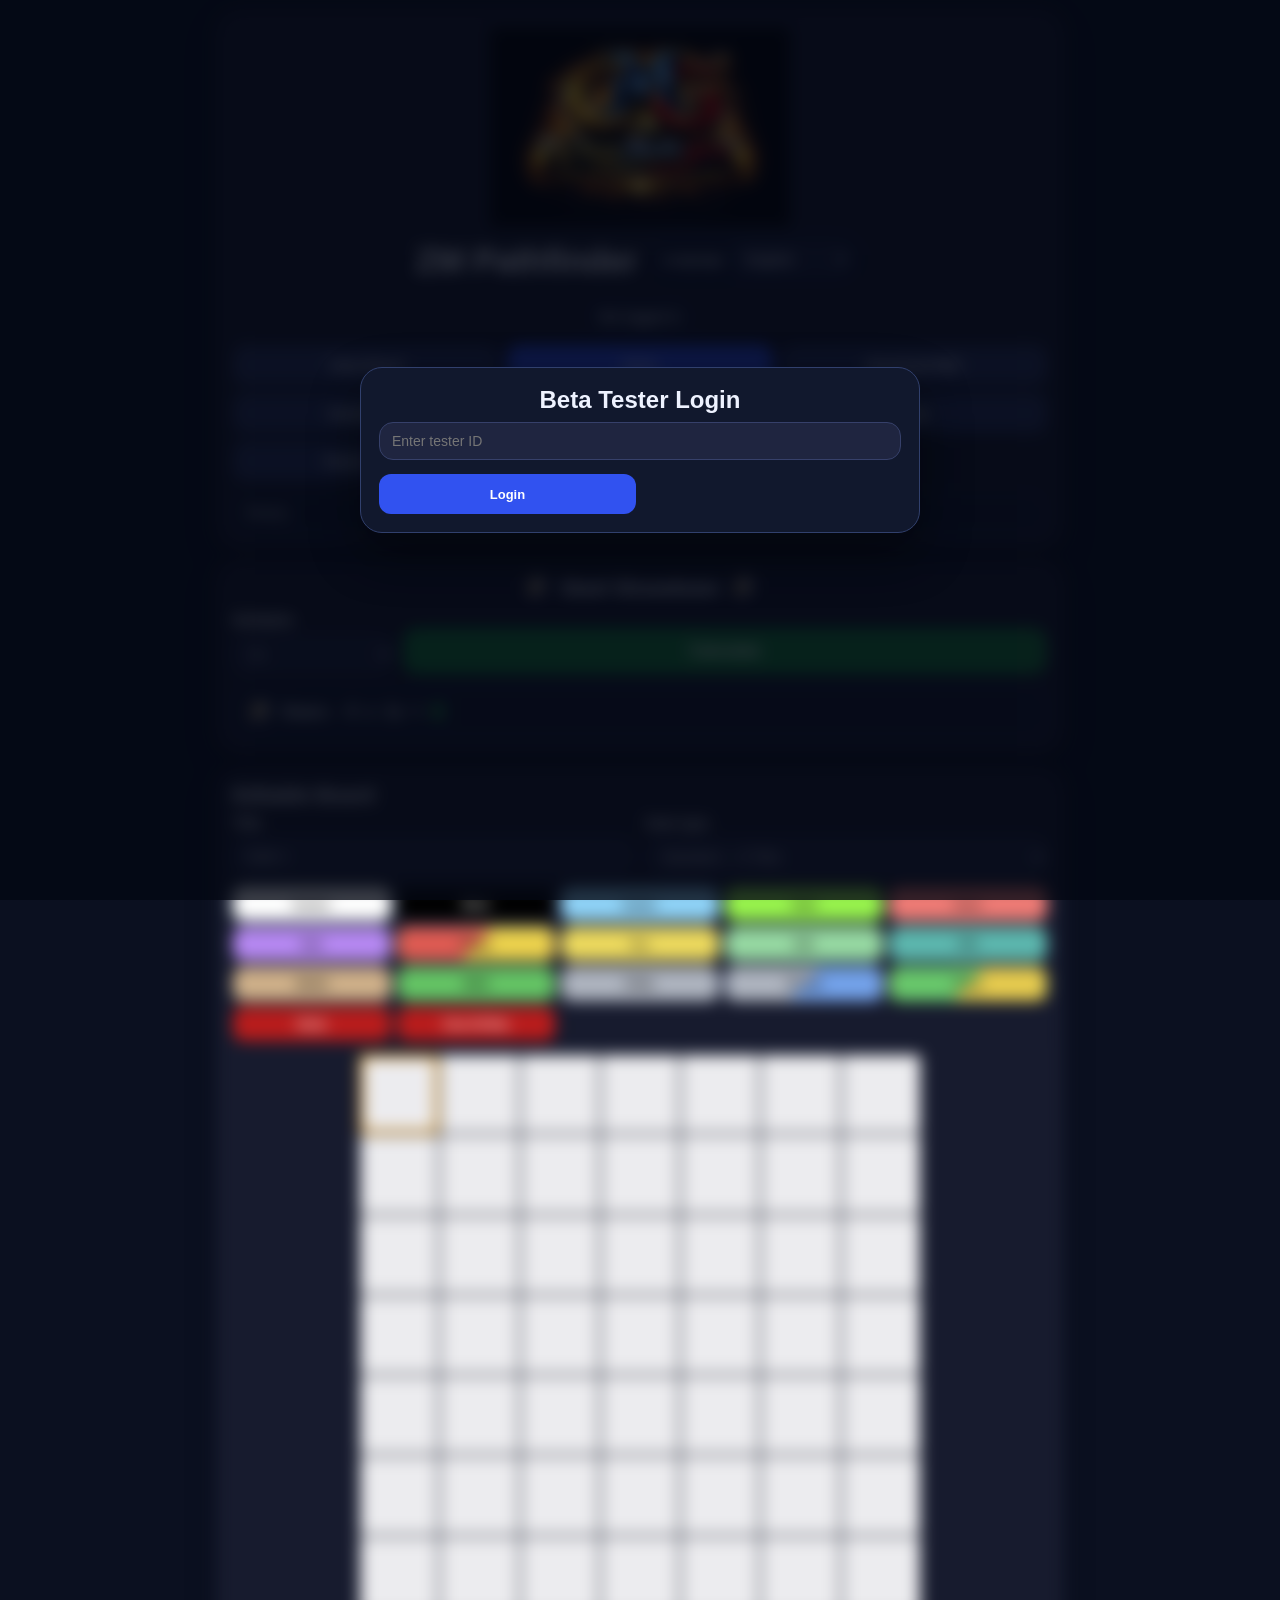
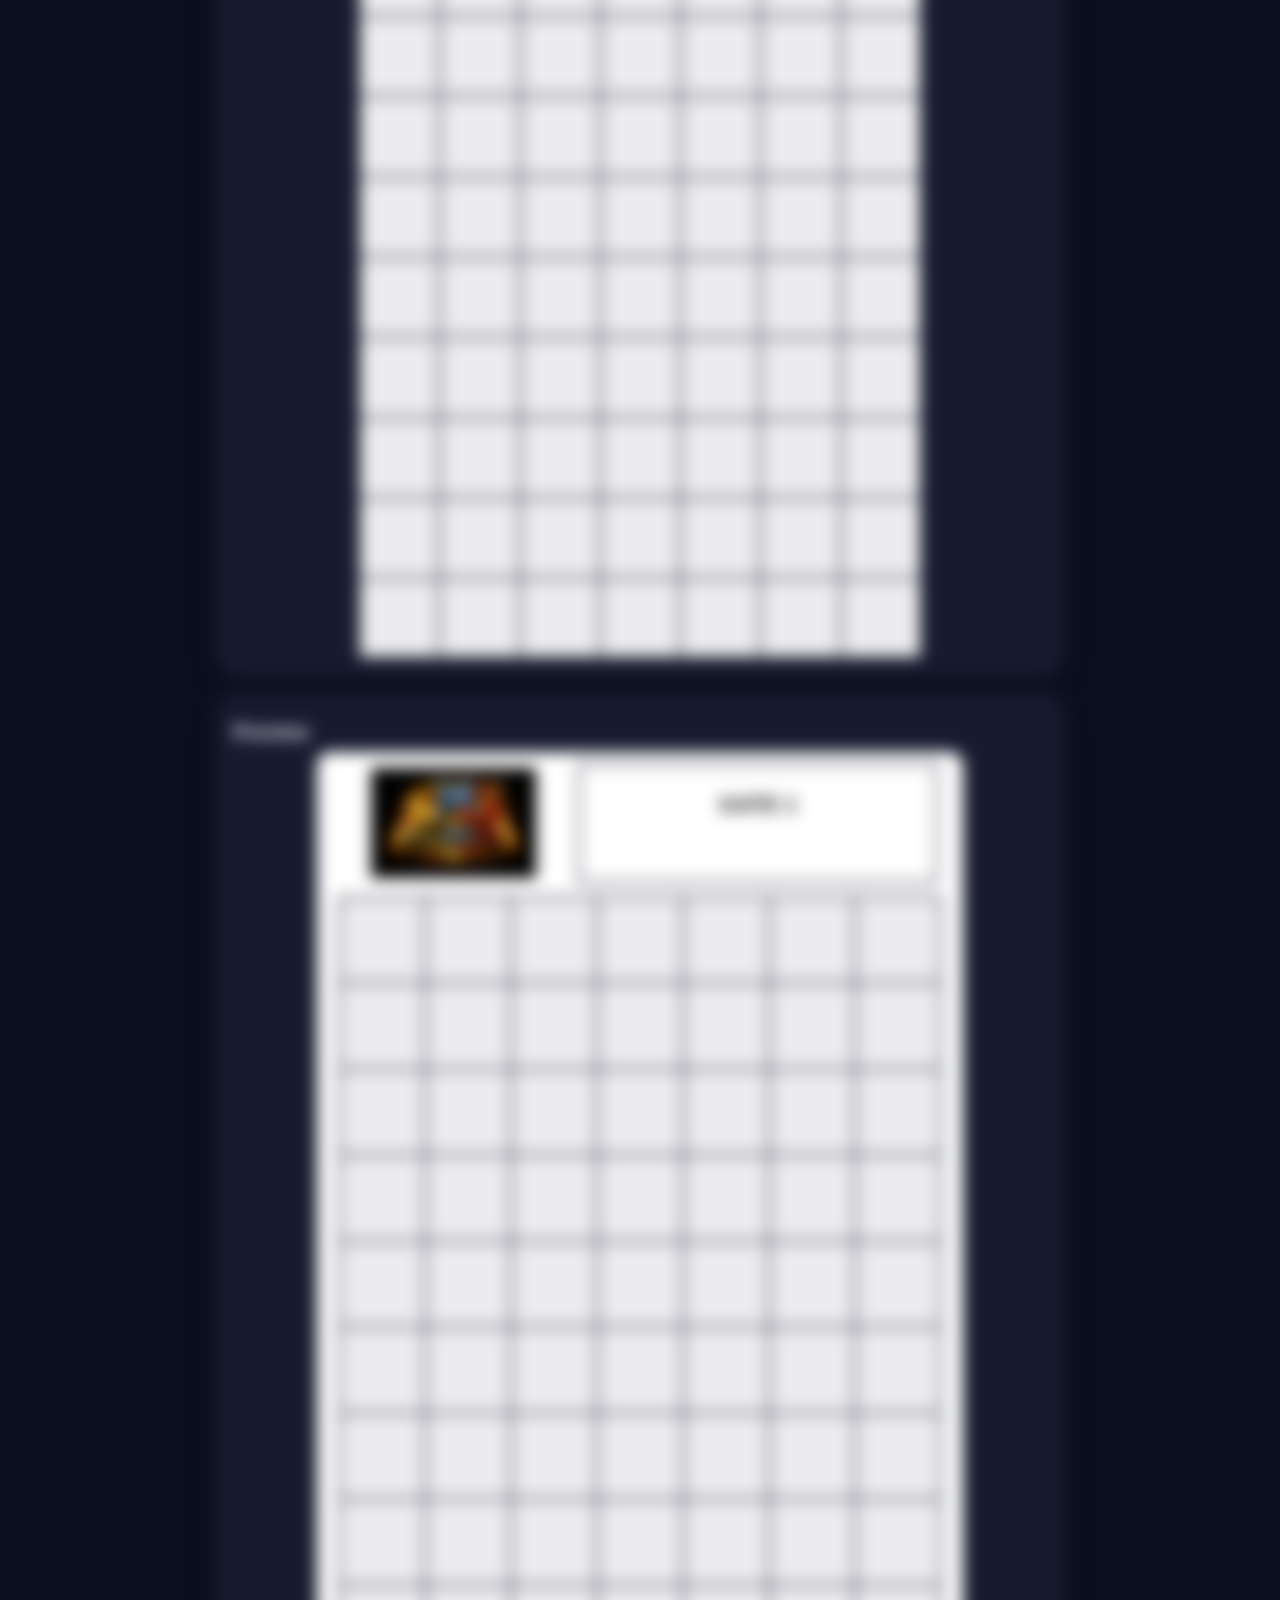
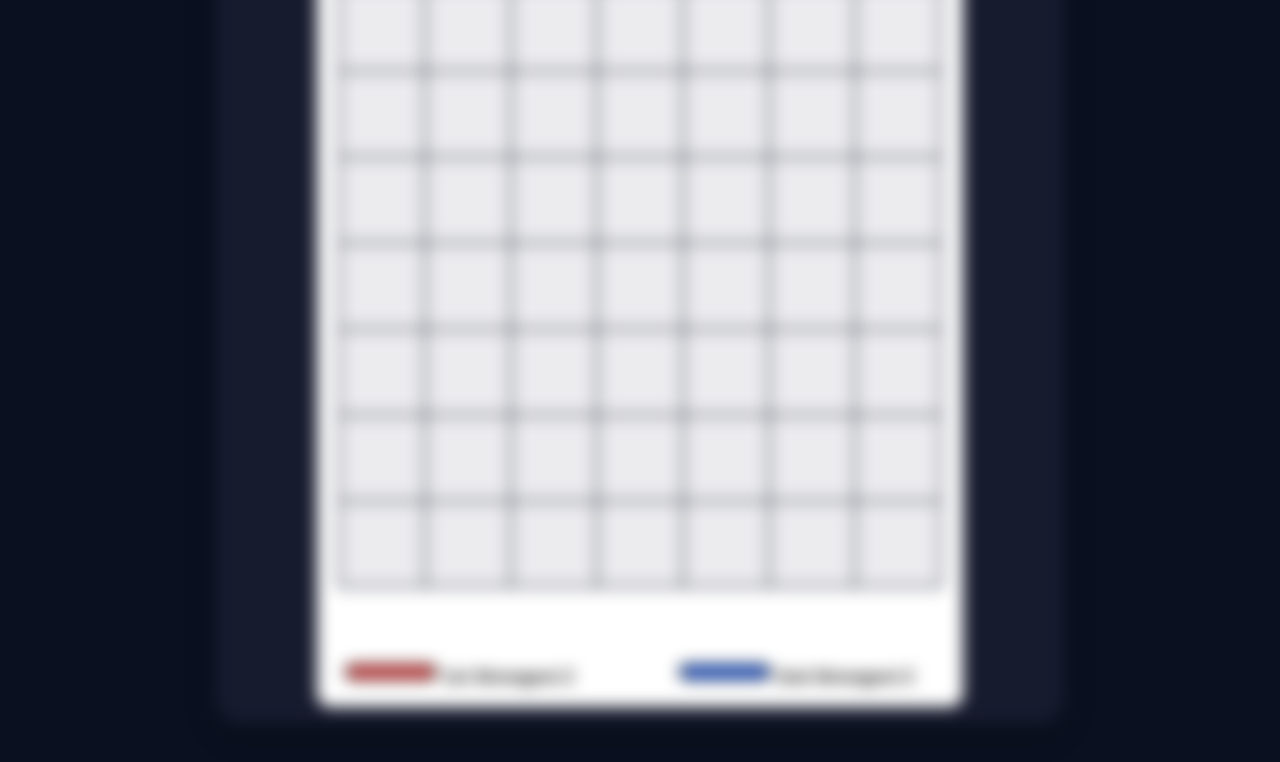
<file: index.html>
<!DOCTYPE html>
<html lang="en">
<head>
  <meta charset="UTF-8" />
  <meta name="viewport" content="width=device-width, initial-scale=1.0" />
  <title>ZM Pathfinder</title>
  <link rel="stylesheet" href="styles.css?v=112" />

  <script src="translations.js?v=5402"></script>
  <script src="help.js?v=111"></script>
  <script src="map-library.js?v=333"></script>
  <script src="map-data.js?v=5555"></script>
  <script src="map-validator.js?v=111"></script>
  <script src="objects.js?v=4444"></script>
  <script src="tile-meta.js?v=5555"></script>
  <script src="shaft-data.js?v=5555"></script>
  <script src="solver.js?v=3443"></script>
  <script src="auth.js?v=444" defer></script>
  <script src="timing-tables.js?v=111"></script>

  <script src="app-main.js?v=7777" defer></script>
  <script src="app-board.js?v=1111" defer></script>
  <script src="app-solver.js?v=9999" defer></script>
</head>
<body>
  <div id="appShell" class="app-shell locked">
    <div class="page">
      <div class="card">
        <div class="hero">
          <img src="file_00000000e35071fda5e92d9996ac3621.png" class="logo" alt="ZM Pathfinder Logo">

          <div class="hero-title-wrap">
            <h1 id="appTitle">ZM Pathfinder</h1>

            <div class="language-picker">
              <label for="languageSelect" id="languageLabel">Language</label>
              <select id="languageSelect" onchange="changeLanguage(this.value)">
                <option value="en">English</option>
                <option value="ru">Русский</option>
                <option value="de">Deutsch</option>
                <option value="es">Español</option>
              </select>
            </div>
          </div>

          <div class="top-meta">
            <div id="loggedInBadge" class="user-badge">Not logged in</div>
            <button id="addTesterBtn" class="btn-success hidden" onclick="openAddTesterModal()">Add Beta Tester</button>
            <button id="logoutBtn" class="btn-danger hidden" onclick="logoutTester()">Logout</button>
          </div>
        </div>

        <div id="mapLoaderSection" class="hidden">
          <div class="section-title" id="mapLoaderTitle">Map Loader</div>

          <div class="map-loader-grid compact-loader">
            <div class="loader-row">
              <div class="field" id="eventTypeField">
                <label for="eventTypeSelect" id="eventTypeLabel">Event Type</label>
                <select id="eventTypeSelect" onchange="handleEventTypeChange()">
                  <option value="">Select Event Type</option>
                </select>
              </div>

              <div class="field hidden" id="eventNameField">
                <label for="eventNameSelect" id="eventNameLabel">Event Name</label>
                <select id="eventNameSelect" onchange="handleEventNameChange()">
                  <option value="">Select Event Name</option>
                </select>
              </div>
            </div>

            <div class="field hidden" id="eventMineField">
              <label for="eventMineSelect" id="eventMineLabel">Event Mine</label>
              <select id="eventMineSelect" onchange="handleEventMineChange()">
                <option value="">Select Event Mine</option>
              </select>
            </div>

            <div class="loader-row">
              <div class="field hidden" id="eventChamberField">
                <label for="eventChamberSelect" id="eventChamberLabel">Event Chamber</label>
                <select id="eventChamberSelect" onchange="handleEventChamberChange()">
                  <option value="">Select Event Chamber</option>
                </select>
              </div>

              <button id="loadMapBtn" class="btn-action hidden" onclick="loadSelectedMap()">Load Map</button>
            </div>
          </div>
        </div>

        <div class="btn-grid">
          <button id="clearBoardBtn" class="btn-action" onclick="clearBoard()">Clear Board</button>
          <button id="solveBtn" class="btn-solve" onclick="solveBoard()">Solve</button>
          <button id="downloadPngBtn" class="btn-action" onclick="downloadPNGFixed()">Download PNG</button>

          <button id="sampleGridBtn" class="btn-action" onclick="loadSampleGrid()">Sample Grid</button>
          <button id="pasteClipboardBtn" class="btn-action" onclick="pasteFromClipboard()">Paste From Clipboard</button>
          <button id="solverHelpBtn" class="btn-action" onclick="openSolverHelp()">Help</button>
          <button id="routeReportBtn" class="btn-action" onclick="openRouteReportModal()">Route Report</button>
          <button id="objectPrioritiesBtn" class="btn-action" onclick="openObjectPrioritiesModal()">Object Priorities</button>
        </div>

        <div id="report" class="report">Ready.</div>
      </div>

      <div class="card steel-showdown-card">
        <div class="steel-showdown-header">
          <img src="gear-icon.png" alt="Gears" class="steel-gear-icon steel-header-icon">
          <div class="section-title steel-showdown-title">Steel Showdown</div>
          <img src="gear-icon.png" alt="Gears" class="steel-gear-icon steel-header-icon">
        </div>

        <div class="steel-showdown-controls">
          <div class="field steel-multiplier-field">
            <label for="steelMultiplier">Multiplier</label>
            <select id="steelMultiplier" onchange="updateSteelShowdownMultiplierDisplay && updateSteelShowdownMultiplierDisplay()">
              <option value="1" selected>1x</option>
              <option value="2">2x</option>
              <option value="3">3x</option>
              <option value="5">5x</option>
              <option value="10">10x</option>
            </select>
          </div>

          <div class="field steel-calc-field">
            <label>&nbsp;</label>
            <button id="steelCalculateBtn" class="btn-success steel-calc-btn" onclick="calculateSteelShowdown()">Calculate</button>
          </div>
        </div>

        <div class="steel-total-row">
          <img src="gear-icon.png" alt="Gears" class="steel-gear-icon">
          <span class="steel-total-label">Gears - </span>
          <span id="steelBaseGears" class="steel-inline-value">0</span>
          <span class="steel-total-label">x</span>
          <span id="steelMultiplierDisplay" class="steel-inline-value">1x</span>
          <span class="steel-total-label">=</span>
          <span id="steelTotalGears" class="steel-total-value">0</span>
        </div>
      </div>

      <div class="card editor-card">
        <div class="sticky-tools">
          <div class="section-title" id="editableBoardTitle" style="margin-top:0;">Editable Board</div>

          <div class="editor-meta-grid">
            <div class="field">
              <label for="titleInput" id="titleLabel">Title</label>
              <input id="titleInput" type="text" value="Gate 1" oninput="handleTitleInputChange()">
            </div>

            <div class="field">
              <label for="gateType" id="gateTypeLabel">Gate type</label>
              <select id="gateType" onchange="renderPreview()">
                <option value="standard">Standard — 5 Tiles</option>
                <option value="end">End — 3 Tiles</option>
              </select>
            </div>
          </div>

          <div class="tool-grid tool-grid-compact">
            <button id="tool-number" class="btn-white tool-active" onclick="setTool('number')">Number</button>
            <button id="tool-block" class="btn-black" onclick="setTool('block')">Block</button>
            <button id="tool-bubble" class="btn-bubble" onclick="setTool('bubble')">Bubble</button>
            <button id="tool-shaft" class="btn-shaft" onclick="setTool('shaft')">Shaft</button>

            <button type="button" class="btn-object painter-gems" onclick="setPainterObject('gems')">Gems</button>
            <button type="button" class="btn-object painter-badges" onclick="setPainterObject('badges')">Emb</button>
            <button type="button" class="btn-object painter-emblems" onclick="setPainterObject('emblems')">Badge</button>
            <button type="button" class="btn-object painter-keys" onclick="setPainterObject('keys')">Key</button>
            <button type="button" class="btn-object painter-essence" onclick="setPainterObject('essence')">ESS</button>

            <button type="button" class="btn-object painter-stickers" onclick="setPainterObject('stickers')">STK</button>
            <button type="button" class="btn-object painter-wood" onclick="setPainterObject('chest:wood')">WOOD</button>
            <button type="button" class="btn-object painter-iron" onclick="setPainterObject('chest:iron')">IRON</button>
            <button type="button" class="btn-object painter-steel" onclick="setPainterObject('chest:steel')">STEEL</button>
            <button type="button" class="btn-object painter-silver" onclick="setPainterObject('chest:silver')">SILVER</button>

            <button type="button" class="btn-object painter-gold" onclick="setPainterObject('chest:gold')">GOLD</button>
            <button id="tool-delete" class="btn-danger" onclick="setTool('delete')">Delete</button>
            <button type="button" class="btn-danger" onclick="clearAllBoardMeta()">Clear All Meta</button>
          </div>
        </div>

        <div class="grid-wrap">
          <div id="grid"></div>
        </div>
      </div>

      <div class="card">
        <div class="section-title" id="previewTitle">Preview</div>
        <div class="preview-wrap">
          <canvas id="previewCanvas"></canvas>
        </div>
      </div>
    </div>
  </div>

  <div id="loginOverlay" class="overlay show">
    <div class="modal modal-box" onclick="event.stopPropagation()">
      <h2 id="betaTesterLoginTitle">Beta Tester Login</h2>
      <div class="modal-grid">
        <div class="field">
          <input id="loginTesterId" type="text" placeholder="Enter tester ID">
        </div>
      </div>
      <div class="modal-actions">
        <button id="loginBtn" class="btn-solve" onclick="loginTester()">Login</button>
      </div>
    </div>
  </div>

  <div id="routeReportOverlay" class="overlay" onclick="closeRouteReportModal()">
    <div class="modal modal-box" onclick="event.stopPropagation()">
      <button class="modal-close" onclick="closeRouteReportModal()">×</button>
      <h2 id="routeReportModalTitle">Route Report</h2>
      <div id="routeReportBody" class="help-content"></div>
      <div class="modal-actions">
        <button id="routeReportCloseBtn" class="btn-action" onclick="closeRouteReportModal()">Close</button>
      </div>
    </div>
  </div>

  <div id="solverHelpOverlay" class="overlay" onclick="closeSolverHelp()">
    <div class="modal modal-box" onclick="event.stopPropagation()">
      <button class="modal-close" onclick="closeSolverHelp()">×</button>
      <h2 id="solverHelpModalTitle">Help</h2>
      <div id="solverHelpBody" class="help-content"></div>
    </div>
  </div>

  <div id="objectPrioritiesOverlay" class="overlay" onclick="closeObjectPrioritiesModal()">
    <div class="modal modal-box" onclick="event.stopPropagation()">
      <button class="modal-close" onclick="closeObjectPrioritiesModal()">×</button>
      <h2>Object Priorities</h2>

      <div id="objectPrioritiesIntro" class="help-content" style="margin-bottom: 12px;">
        <div style="display:flex; flex-wrap:wrap; gap:10px; margin-bottom:10px;">
          <button
            id="standardSolverModeBtn"
            class="btn-solve"
            type="button"
            onclick="setSolverMode('standard');"
          >
            Standard Solver
          </button>

          <button
            id="customSolverModeBtn"
            class="btn-action"
            type="button"
            onclick="setSolverMode('custom');"
          >
            Custom Solver
          </button>
        </div>

        <div id="objectPrioritiesModeNote">
          Standard rules are active. Custom objective toggles are disabled.
        </div>
      </div>

      <div id="objectPrioritiesBody" class="help-content"></div>

      <div class="modal-actions">
        <button id="objectPrioritiesResetBtn" class="btn-action" onclick="resetObjectPriorities()">Reset</button>
        <button id="objectPrioritiesCloseBtn" class="btn-action" onclick="closeObjectPrioritiesModal()">Close</button>
      </div>
    </div>
  </div>

  <script>
    function downloadPNGFixed() {
      const canvas = document.getElementById("previewCanvas");
      if (!canvas) {
        alert("Preview canvas not found.");
        return;
      }

      const exportCanvas = document.createElement("canvas");
      exportCanvas.width = canvas.width;
      exportCanvas.height = canvas.height;

      const ctx = exportCanvas.getContext("2d");
      ctx.fillStyle = "#ffffff";
      ctx.fillRect(0, 0, exportCanvas.width, exportCanvas.height);
      ctx.drawImage(canvas, 0, 0);

      const link = document.createElement("a");
      const safeTitle = ((document.getElementById("titleInput")?.value || "zm-pathfinder")
        .trim()
        .replace(/[^\w\- ]+/g, "")
        .replace(/\s+/g, "_"));

      link.download = `${safeTitle || "zm-pathfinder"}.png`;
      link.href = exportCanvas.toDataURL("image/png");
      link.click();
    }
  </script>
</body>
</html>
</file>
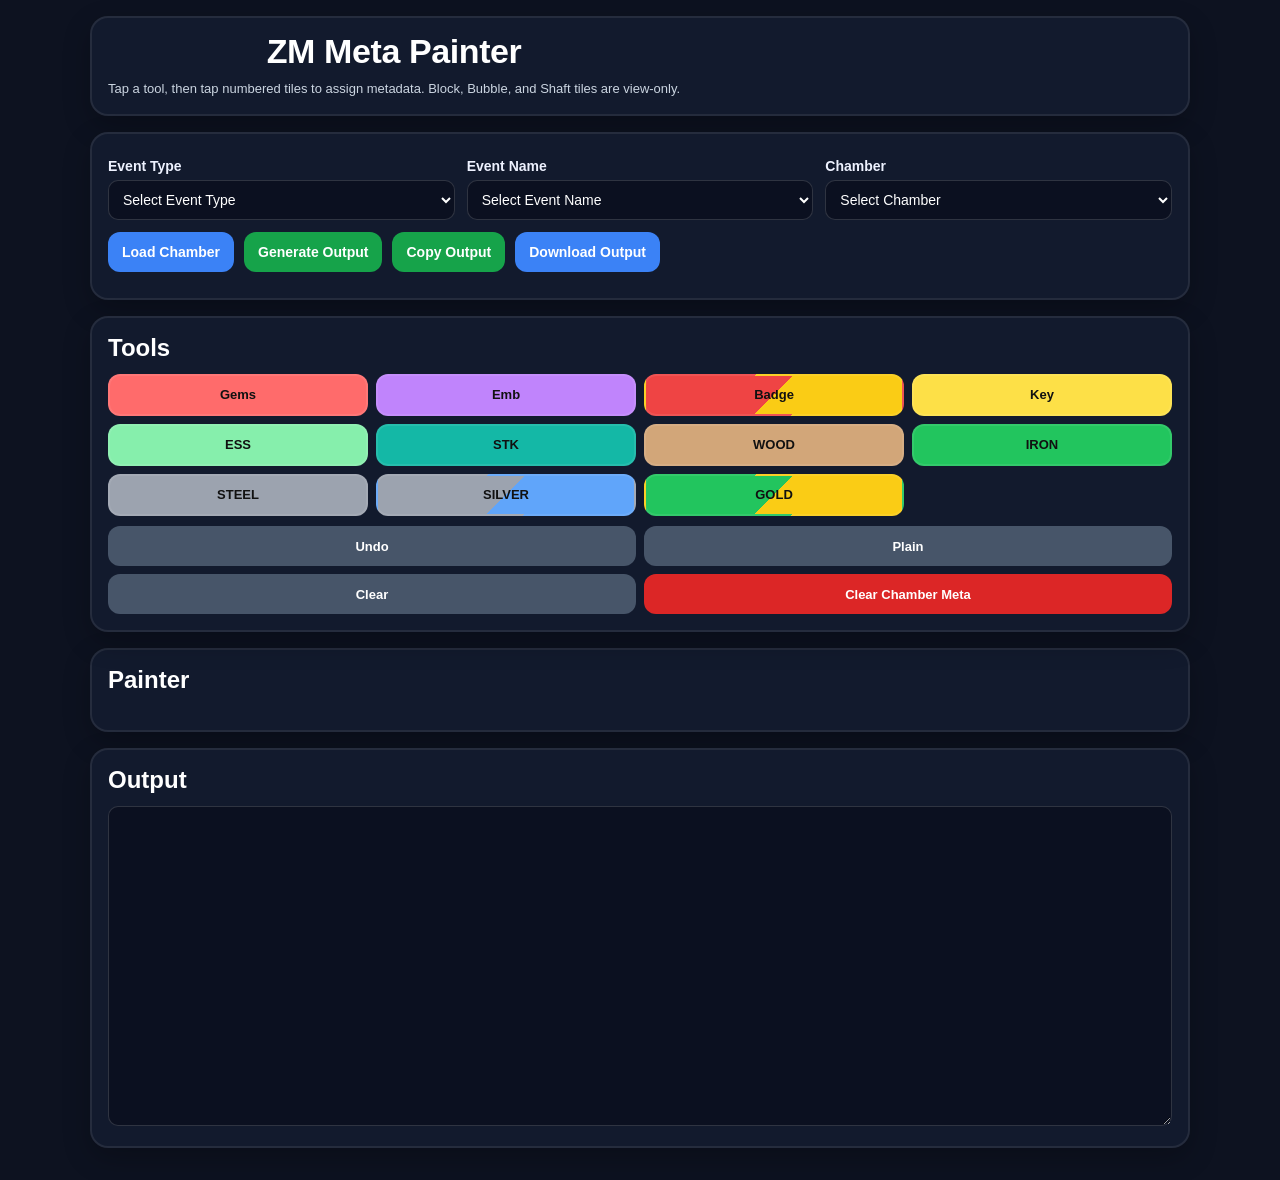
<file: meta-painter.html>
<!DOCTYPE html>
<html lang="en">
<head>
  <meta charset="UTF-8" />
  <meta name="viewport" content="width=device-width, initial-scale=1.0" />
  <title>ZM Meta Painter</title>
  <link rel="stylesheet" href="styles.css?v=111" />
  <script src="map-library.js?v=111"></script>
  <script src="map-data.js?v=3333"></script>
  <script src="objects.js?v=111"></script>
  <script src="tile-meta.js?v=111"></script>
  <script src="meta-painter.js?v=333" defer></script>
  <style>
    body {
      margin: 0;
      padding: 16px;
      background: #0d1220;
      color: #fff;
      font-family: Arial, sans-serif;
    }

    .page-wrap {
      max-width: 1100px;
      margin: 0 auto;
    }

    .card {
      background: #121a2d;
      border: 2px solid rgba(255,255,255,0.08);
      border-radius: 18px;
      padding: 16px;
      margin-bottom: 16px;
      box-sizing: border-box;
    }

    .title-row {
      display: flex;
      align-items: center;
      justify-content: space-between;
      gap: 12px;
      flex-wrap: wrap;
    }

    h1, h2 {
      margin: 0 0 12px 0;
    }

    p {
      margin: 0;
    }

    .hidden {
      display: none !important;
    }

    .controls-grid {
      display: grid;
      grid-template-columns: repeat(auto-fit, minmax(180px, 1fr));
      gap: 12px;
      margin-bottom: 12px;
    }

    .field label {
      display: block;
      margin-bottom: 6px;
      font-weight: 700;
    }

    .field select,
    .field input,
    textarea {
      width: 100%;
      box-sizing: border-box;
      border-radius: 10px;
      border: 1px solid rgba(255,255,255,0.15);
      background: #0b1020;
      color: #fff;
      padding: 10px;
      font-size: 14px;
    }

    .btn-row {
      display: flex;
      flex-wrap: wrap;
      gap: 10px;
    }

    button {
      border: 0;
      border-radius: 12px;
      padding: 10px 14px;
      font-weight: 700;
      cursor: pointer;
      font-size: 14px;
    }

    .btn-action { background: #3b82f6; color: #fff; }
    .btn-good { background: #16a34a; color: #fff; }
    .btn-warn { background: #dc2626; color: #fff; }
    .btn-neutral { background: #475569; color: #fff; }

    .status {
      margin-top: 10px;
      font-size: 14px;
      color: #dbeafe;
      white-space: pre-wrap;
      line-height: 1.4;
    }

    .board-wrap {
      overflow-x: auto;
      overflow-y: visible;
      -webkit-overflow-scrolling: touch;
    }

    .meta-grid {
      display: grid;
      gap: 4px;
      width: fit-content;
      margin-top: 8px;
      min-width: max-content;
    }

    .meta-cell {
      width: 40px;
      height: 40px;
      border-radius: 8px;
      border: 2px solid #1e293b;
      display: flex;
      flex-direction: column;
      align-items: center;
      justify-content: center;
      box-sizing: border-box;
      color: #111;
      font-weight: 700;
      background: #e5e7eb;
      user-select: none;
      -webkit-user-select: none;
      position: relative;
      text-align: center;
      overflow: hidden;
    }

    .meta-cell.paintable {
      cursor: pointer;
    }

    .meta-cell.blocked {
      background: #000;
      color: #fff;
    }

    .meta-cell.bubble {
      background: #8fd3f7;
      color: #111;
    }

    .meta-cell.shaft {
      background: #98f44d;
      color: #111;
    }

    .meta-cell .base-number {
      font-size: 15px;
      line-height: 1;
    }

    .meta-cell .base-type {
      font-size: 7px;
      line-height: 1;
      margin-top: 2px;
    }

    .legend-note {
      font-size: 13px;
      color: #cbd5e1;
      line-height: 1.4;
    }

    .output-box {
      min-height: 320px;
      font-family: monospace;
      white-space: pre;
      resize: vertical;
    }

    .tools-sticky-card {
      position: sticky;
      top: 8px;
      z-index: 50;
      background: #121a2d;
    }

    .tool-grid {
      display: grid;
      grid-template-columns: repeat(4, minmax(0, 1fr));
      gap: 8px;
    }

    .tool-btn {
      min-height: 42px;
      border-radius: 12px;
      border: 2px solid rgba(255,255,255,0.08);
      color: #111;
      font-weight: 700;
      padding: 6px 8px;
      text-align: center;
      box-sizing: border-box;
      font-size: 13px;
      line-height: 1.1;
    }

    .tool-btn.active {
      box-shadow: 0 0 0 3px #fff inset;
    }

    .tool-btn.plain {
      background: #e5e7eb;
      color: #111;
    }

    .tool-actions {
      display: grid;
      grid-template-columns: repeat(2, minmax(0, 1fr));
      gap: 8px;
      margin-top: 10px;
    }

    .tool-actions button {
      padding: 8px 10px;
      font-size: 13px;
      min-height: 40px;
    }

    @media (max-width: 700px) {
      body {
        padding: 10px;
      }

      .card {
        padding: 12px;
        border-radius: 16px;
      }

      .controls-grid {
        grid-template-columns: repeat(2, minmax(0, 1fr));
        gap: 10px;
      }

      .tools-sticky-card {
        top: 6px;
      }

      .tool-grid {
        grid-template-columns: repeat(4, minmax(0, 1fr));
        gap: 6px;
      }

      .tool-btn {
        min-height: 38px;
        padding: 4px 5px;
        font-size: 11px;
        border-radius: 10px;
      }

      .tool-actions {
        gap: 6px;
      }

      .tool-actions button {
        font-size: 12px;
        min-height: 36px;
        padding: 7px 8px;
      }

      .meta-cell {
        width: 38px;
        height: 38px;
      }

      .meta-cell .base-number {
        font-size: 14px;
      }

      .meta-cell .base-type {
        font-size: 6px;
      }

      .btn-row button {
        font-size: 13px;
        padding: 9px 11px;
      }
    }
  </style>
</head>
<body>
  <div class="page-wrap">
    <div class="card">
      <div class="title-row">
        <div>
          <h1>ZM Meta Painter</h1>
          <div class="legend-note">Tap a tool, then tap numbered tiles to assign metadata. Block, Bubble, and Shaft tiles are view-only.</div>
        </div>
      </div>
    </div>

    <div class="card">
      <div class="controls-grid">
        <div class="field">
          <label for="eventTypeSelect">Event Type</label>
          <select id="eventTypeSelect" onchange="mpHandleEventTypeChange()">
            <option value="">Select Event Type</option>
          </select>
        </div>

        <div class="field">
          <label for="eventNameSelect">Event Name</label>
          <select id="eventNameSelect" onchange="mpHandleEventNameChange()">
            <option value="">Select Event Name</option>
          </select>
        </div>

        <div class="field hidden" id="eventMineField">
          <label for="eventMineSelect">Event Mine</label>
          <select id="eventMineSelect" onchange="mpHandleEventMineChange()">
            <option value="">Select Event Mine</option>
          </select>
        </div>

        <div class="field">
          <label for="eventChamberSelect">Chamber</label>
          <select id="eventChamberSelect" onchange="mpHandleEventChamberChange()">
            <option value="">Select Chamber</option>
          </select>
        </div>
      </div>

      <div class="btn-row">
        <button class="btn-action" onclick="mpLoadSelectedChamber()">Load Chamber</button>
        <button class="btn-good" onclick="mpGenerateOutput()">Generate Output</button>
        <button class="btn-good" onclick="mpCopyOutput()">Copy Output</button>
        <button class="btn-action" onclick="mpDownloadOutput()">Download Output</button>
      </div>

      <div id="metaPainterStatus" class="status"></div>
    </div>

    <div class="card tools-sticky-card">
      <h2>Tools</h2>

      <div class="tool-grid" id="toolGrid"></div>

      <div class="tool-actions">
        <button class="btn-neutral" type="button" onclick="mpUndoLastAction()">Undo</button>
        <button class="btn-neutral" type="button" onclick="mpSetTool('plain')">Plain</button>
        <button class="btn-neutral" type="button" onclick="mpSetTool('clear')">Clear</button>
        <button class="btn-warn" type="button" onclick="mpClearCurrentMetadata()">Clear Chamber Meta</button>
      </div>
    </div>

    <div class="card">
      <h2>Painter</h2>
      <div class="board-wrap">
        <div id="metaGrid" class="meta-grid"></div>
      </div>
    </div>

    <div class="card">
      <h2>Output</h2>
      <textarea id="outputBox" class="output-box" spellcheck="false"></textarea>
    </div>
  </div>
</body>
</html>
</file>
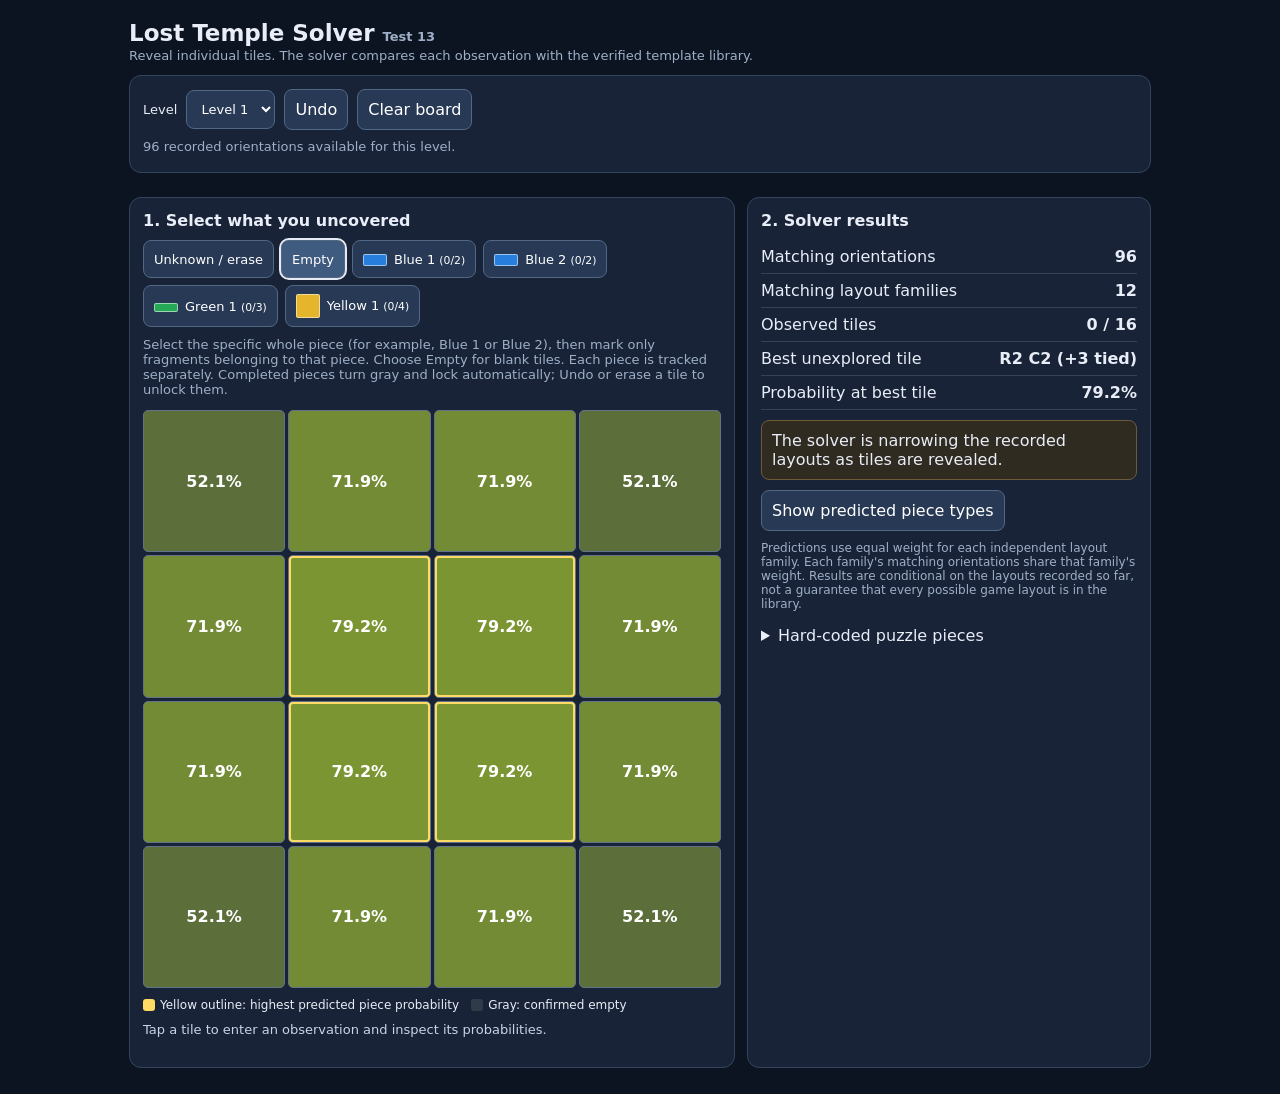
<file: lost-temple/solver.html>
<!doctype html><html lang="en"><head><meta charset="utf-8"><meta name="viewport" content="width=device-width, initial-scale=1"><title>Lost Temple Solver — Test 13</title><style>
:root{color-scheme:dark;font-family:system-ui,-apple-system,Segoe UI,sans-serif;background:#0d1421;color:#e8edf7}*{box-sizing:border-box}body{margin:0;padding:14px;max-width:1050px;margin-inline:auto}h1{font-size:23px;margin:6px 0 2px}h2{font-size:16px;margin:0 0 10px}.muted{color:#9eafc7;font-size:13px}.panel{background:#182337;border:1px solid #34445f;border-radius:12px;padding:13px;margin:12px 0}select,button{background:#273954;color:#fff;border:1px solid #526783;border-radius:8px;padding:10px;font:inherit}button{cursor:pointer}button.active{outline:2px solid #e6eaf4;background:#405b80}button:disabled{opacity:.4;cursor:default}.controls{display:flex;gap:9px;flex-wrap:wrap;align-items:center}.controls label{font-size:13px}.controls select{margin-left:5px}.brushes{display:flex;flex-wrap:wrap;gap:7px;margin:10px 0}.brush{font-size:13px;padding:8px 10px;min-height:38px}.brush.completed{background:#303642;color:#a3aab7;opacity:.48;border-color:#69707c;filter:grayscale(1)}.brush .shape{display:inline-block;vertical-align:middle;margin-right:7px;border:1px solid #fff8;border-radius:2px;min-width:9px;min-height:9px}.brush .dot{display:inline-block;width:12px;height:12px;border-radius:3px;margin-right:5px;vertical-align:middle;border:1px solid #fff6}.board{display:grid;gap:3px;max-width:580px;width:100%;margin:auto;touch-action:manipulation}.cell{min-width:0;aspect-ratio:1;position:relative;display:flex;align-items:center;justify-content:center;border:1px solid #62728a;border-radius:5px;padding:1px;font-size:12px;font-weight:750;user-select:none}.cell .percent{font-size:clamp(9px,2.7vw,16px)}.cell .sub{position:absolute;bottom:2px;font-size:9px;font-weight:500;opacity:.85}.cell.marked{border:2px solid white}.cell.best{outline:2px solid #ffdb66;outline-offset:-3px}.cell.empty{background:#303b4a}.cell.unknown{background:#263a53}.stat{display:flex;justify-content:space-between;gap:12px;border-bottom:1px solid #35435a;padding:7px 0}.stat:last-child{border:0}.legend{display:flex;gap:12px;flex-wrap:wrap;margin-top:10px;font-size:12px}.legend span{display:flex;gap:5px;align-items:center}.swatch{width:12px;height:12px;border-radius:3px}.notice{padding:10px;border:1px solid #6c5a3b;background:#302b21;border-radius:8px;margin-top:10px}.detail{margin-top:10px;font-size:13px;color:#c7d4e6;min-height:32px}.actions{display:flex;gap:8px;flex-wrap:wrap;margin-top:10px}.small{font-size:12px}details summary{cursor:pointer}.layout{display:grid;grid-template-columns:minmax(0,1.5fr) minmax(240px,1fr);gap:12px}@media(max-width:720px){.layout{grid-template-columns:1fr}body{padding:10px}.panel{padding:10px}}#message{min-height:20px}
</style></head><body>
<h1>Lost Temple Solver <span class="muted">Test 13</span></h1><div class="muted">Reveal individual tiles. The solver compares each observation with the verified template library.</div>
<section class="panel"><div class="controls"><label>Level <select id="level"></select></label><label id="gridControl" style="display:none">Grid size <select id="gridSize"><option value="7x8">7×8</option><option value="7x6">7×6</option></select></label><button id="undo">Undo</button><button id="clear">Clear board</button></div><div id="message" class="muted" style="margin-top:9px"></div></section>
<div class="layout"><section class="panel"><h2>1. Select what you uncovered</h2><div id="brushes" class="brushes"></div><div class="muted">Select the specific whole piece (for example, Blue 1 or Blue 2), then mark only fragments belonging to that piece. Choose Empty for blank tiles. Each piece is tracked separately. Completed pieces turn gray and lock automatically; Undo or erase a tile to unlock them.</div><div style="margin-top:13px" id="board" class="board"></div><div class="legend"><span><i class="swatch" style="background:#ffdb66"></i>Yellow outline: highest predicted piece probability</span><span><i class="swatch" style="background:#303b4a"></i>Gray: confirmed empty</span></div><div class="detail" id="cellDetail">Tap any tile to inspect its predicted contents.</div></section>
<section class="panel"><h2>2. Solver results</h2><div class="stat"><span>Matching orientations</span><strong id="matches">—</strong></div><div class="stat"><span>Matching layout families</span><strong id="families">—</strong></div><div class="stat"><span>Observed tiles</span><strong id="observed">0</strong></div><div class="stat"><span>Best unexplored tile</span><strong id="best">—</strong></div><div class="stat"><span>Probability at best tile</span><strong id="bestProb">—</strong></div><div class="notice" id="status">Choose a level and reveal tiles to narrow the library.</div><div class="actions"><button id="toggle">Show predicted piece types</button></div><div class="small muted" style="margin-top:10px">Predictions use equal weight for each independent layout family. Each family's matching orientations share that family's weight. Results are conditional on the layouts recorded so far, not a guarantee that every possible game layout is in the library.</div><details style="margin-top:15px"><summary>Hard-coded puzzle pieces</summary><div id="inventory" class="small" style="margin-top:8px"></div></details></section></div>

<script src="./templates.js?v=13"></script>
<script>
'use strict';
let LIB=[];
let libraryState='loading';
let libraryError='';
window.addEventListener('error', e=>{const el=document.getElementById('message');if(el){el.textContent='Startup error: '+(e.message||'Unknown error');el.style.color='#ff9e9e';}});
const TYPES={
 'Blue':{label:'Blue',w:2,h:1,color:'#277edc'},
 'Green':{label:'Green',w:3,h:1,color:'#26a957'},
 'Yellow':{label:'Yellow',w:2,h:2,color:'#e5b52c'},
 'Pink':{label:'Pink',w:3,h:2,color:'#d946c6'},
 'Purple':{label:'Purple',w:3,h:3,color:'#883ed1'},
 'Light Blue':{label:'Light Blue',w:1,h:1,color:'#68d5ec'},
 'Orange':{label:'Orange',w:5,h:1,color:'#f7a62b'},
 'Red':{label:'Red',w:4,h:2,color:'#d74b46'},
 'Blue/Red':{label:'Blue/Red',w:4,h:4,color:'#9961a9'}
};
const RULES={
 1:{cols:4,rows:4,pieces:{'Blue':2,'Green':1,'Yellow':1}},
 2:{cols:5,rows:5,pieces:{'Blue':2,'Green':2,'Pink':1}},
 3:{cols:6,rows:6,pieces:{'Pink':2,'Yellow':2,'Blue':1,'Light Blue':1}},
 4:{cols:7,rows:8,pieces:{'Pink':2,'Yellow':2,'Blue':1,'Green':2}},
 5:{cols:8,rows:8,pieces:{'Purple':2,'Yellow':2,'Green':2,'Blue':1}},
 6:{cols:8,rows:8,pieces:{'Green':2,'Blue':2,'Orange':2,'Red':1,'Blue/Red':1}}
};
const $=id=>document.getElementById(id);let observations=[],history=[],brush='empty',showTypes=false,selected=-1,active=[],pred=[],bestIndices=[],pieceIds=[];
function levelMax(){return 6}
function rule(){let l=+$('level').value;if(l===4){let dims=$('gridSize').value==='7x6'?{cols:7,rows:6}:{cols:7,rows:8};return {...RULES[4],...dims}}return RULES[l]}
function candidates(){let l=+$('level').value,r=rule();return LIB.filter(t=>String(t.version)==='6'&&+t.level===l&&+t.cols===r.cols&&+t.rows===r.rows)}
function makeMap(t){
 const a=Array(t.cols*t.rows).fill('empty'),pieces=[];
 for(const p of t.pieces){const ty=TYPES[p.type];if(!ty)return null;
  const w=p.rotated?ty.h:ty.w,h=p.rotated?ty.w:ty.h,cells=[];
  for(let dy=0;dy<h;dy++)for(let dx=0;dx<w;dx++){
   const x=p.x+dx,y=p.y+dy,i=y*t.cols+x;
   if(x<0||y<0||x>=t.cols||y>=t.rows||a[i]!=='empty')return null;
   a[i]=p.type;cells.push(i);
  }
  pieces.push({type:p.type,cells});
 }
 return {tiles:a,pieces};
}
const MAPS=new WeakMap();function getMap(t){if(!MAPS.has(t))MAPS.set(t,makeMap(t));return MAPS.get(t)}
function buildPieceIds(){pieceIds=[];for(const [type,n] of Object.entries(rule().pieces))for(let j=1;j<=n;j++)pieceIds.push({id:type+'#'+j,type,num:j});}
function brushType(b){return pieceIds.find(p=>p.id===b)?.type||null}
function possibleAssignments(m){
 // Each selected physical piece must map to a DIFFERENT whole piece in the template.
 // A selected piece's observed fragments must all fit inside that one whole piece.
 const groups=pieceIds.map(p=>({...p,cells:observations.flatMap((v,i)=>v===p.id?[i]:[])})).filter(p=>p.cells.length);
 for(let i=0;i<observations.length;i++){
  const v=observations[i];if(v==='empty'&&m.tiles[i]!=='empty')return null;
  if(v&&v!=='empty'&&m.tiles[i]!==brushType(v))return null;
 }
 const options=groups.map(g=>m.pieces.map((p,j)=>p.type===g.type&&g.cells.every(i=>p.cells.includes(i))?j:-1).filter(j=>j>=0));
 if(options.some(a=>!a.length))return null;
 const order=groups.map((_,i)=>i).sort((a,b)=>options[a].length-options[b].length);
 const used=new Set(),assignment=[],solutions=[];
 function visit(k){if(k===order.length){solutions.push(assignment.slice());return}let gi=order[k];for(let pi of options[gi])if(!used.has(pi)){used.add(pi);assignment[gi]=pi;visit(k+1);used.delete(pi)}}
 visit(0);if(!solutions.length)return null;
 return {groups,solutions};
}
function initLevel(){let prior=+$('level').value||1;$('level').innerHTML='';for(let n=1;n<=levelMax();n++){let o=document.createElement('option');o.value=n;o.textContent='Level '+n;$('level').append(o)}$('level').value=String(Math.min(prior,levelMax()));newBoard()}
function newBoard(){$('gridControl').style.display=+$('level').value===4?'':'none';let r=rule();observations=Array(r.cols*r.rows).fill(null);history=[];selected=-1;buildPieceIds();brush='empty';buildBrushes();update()}
function pieceCount(id){return observations.filter(v=>v===id).length}
function isComplete(id){const p=pieceIds.find(p=>p.id===id);return !!p&&pieceCount(id)>=TYPES[p.type].w*TYPES[p.type].h}
function buildBrushes(){
 const b=$('brushes');b.innerHTML='';
 const opts=[['unknown','Unknown / erase'],['empty','Empty'],...pieceIds.map(p=>[p.id,TYPES[p.type].label+' '+p.num])];
 for(const [key,label] of opts){
  const btn=document.createElement('button');btn.className='brush'+(brush===key?' active':'');
  const p=pieceIds.find(p=>p.id===key);
  if(p){
   const t=TYPES[p.type],scale=24/Math.max(t.w,t.h),count=pieceCount(p.id),total=t.w*t.h;
   btn.innerHTML='<span class="shape" style="background:'+t.color+';width:'+Math.round(t.w*scale)+'px;height:'+Math.round(t.h*scale)+'px"></span>'+label+' <small>('+count+'/'+total+')</small>';
   if(isComplete(key)){btn.disabled=true;btn.classList.add('completed');btn.title='Whole piece completed. Undo or erase a tile to unlock.'}
  }else btn.textContent=label;
  btn.onclick=()=>{if(btn.disabled)return;brush=key;buildBrushes()};b.append(btn);
 }
}
function apply(i){
 // Completed whole pieces cannot be selected or assigned further tiles.
 if(isComplete(brush))return;
 let val=brush==='unknown'?null:brush;
 if(observations[i]===val)val=null;
 if(val&&val!=='empty'&&isComplete(val))return;
 history.push(observations.slice());observations[i]=val;selected=i;
 if(isComplete(brush))brush='empty';
 update();
}
// Backup model: randomized, constraint-respecting complete-board sampling.
// Activated only when no recorded template matches. Estimates are sample frequencies.
let fallbackMode=false,fallbackCount=0,fallbackNodes=0;
function backupLayouts(){
 const r=rule(),n=r.cols*r.rows,ids=pieceIds.map(p=>p.id),options=[],forced=[];
 for(const id of ids){
  const type=brushType(id),t=TYPES[type],required=[];
  for(let i=0;i<n;i++)if(observations[i]===id)required.push(i);
  forced.push(required);
  const choices=[],dims=[[t.w,t.h]];
  if(t.w!==t.h)dims.push([t.h,t.w]);
  for(const [w,h] of dims)for(let y=0;y<=r.rows-h;y++)for(let x=0;x<=r.cols-w;x++){
   const cells=[];let valid=true;
   for(let dy=0;dy<h;dy++)for(let dx=0;dx<w;dx++){
    const i=(y+dy)*r.cols+x+dx,v=observations[i];
    if(v==='empty'||(v!==null&&v!==id)){valid=false;break}
    cells.push(i);
   }
   if(valid&&required.every(i=>cells.includes(i)))choices.push(cells);
  }
  if(!choices.length)return [];
  options.push(choices);
 }
 const solutions=[],limit=240,MAX_NODES=65000,used=new Uint8Array(n),placed=Array(ids.length);
 let nodes=0;
 function visit(remaining){
  if(++nodes>MAX_NODES||solutions.length>=limit)return;
  if(!remaining.length){
   const tiles=Array(n).fill('empty'),pieces=[];
   for(let j=0;j<ids.length;j++){const type=brushType(ids[j]),cells=placed[j];for(const i of cells)tiles[i]=type;pieces.push({type,cells,id:ids[j]});}
   solutions.push({tiles,pieces});return;
  }
  let best=-1,viable=null;
  for(const j of remaining){
   const opts=options[j].filter(c=>c.every(i=>!used[i]));
   if(!opts.length)return;
   if(viable===null||opts.length<viable.length){best=j;viable=opts;if(opts.length===1)break;}
  }
  // Randomized traversal provides varied feasible configurations under a bounded search budget.
  for(let k=viable.length-1;k>0;k--){let z=Math.floor(Math.random()*(k+1));[viable[k],viable[z]]=[viable[z],viable[k]]}
  const next=remaining.filter(j=>j!==best);
  for(const cells of viable){if(nodes>MAX_NODES||solutions.length>=limit)break;
   for(const i of cells)used[i]=1;placed[best]=cells;visit(next);for(const i of cells)used[i]=0;
  }
 }
 // Multiple short randomized searches reduce first-branch bias.
 for(let run=0;run<4&&solutions.length<limit;run++){nodes=0;visit(ids.map((_,i)=>i));}
 fallbackNodes=nodes;
 return solutions;
}
function score(){
 const list=candidates(),matching=[];
 for(const t of list){const m=getMap(t);if(!m)continue;const assignments=possibleAssignments(m);if(assignments)matching.push({t,m,assignments});}
 active=matching.map(x=>x.t);
 const groups=new Map();for(const x of matching){const id=x.t.familyId||x.t.id;if(!groups.has(id))groups.set(id,[]);groups.get(id).push(x)}
 const n=observations.length;pred=Array.from({length:n},()=>({}));
 fallbackMode=libraryState!=='loading'&&!matching.length;
 fallbackCount=0;
 if(fallbackMode){
  const samples=backupLayouts();fallbackCount=samples.length;
  for(const m of samples){const w=1/samples.length;
   for(let i=0;i<n;i++)pred[i][m.tiles[i]]=(pred[i][m.tiles[i]]||0)+w;
   for(const p of m.pieces)for(const i of p.cells)pred[i][p.id]=(pred[i][p.id]||0)+w;
  }
 }else for(const group of groups.values()){
  const weight=1/groups.size/group.length;
  for(const x of group){
   for(let i=0;i<n;i++)pred[i][x.m.tiles[i]]=(pred[i][x.m.tiles[i]]||0)+weight;
   for(const sol of x.assignments.solutions){const aw=weight/x.assignments.solutions.length;
    x.assignments.groups.forEach((g,gi)=>{const p=x.m.pieces[sol[gi]];for(const i of p.cells)pred[i][g.id]=(pred[i][g.id]||0)+aw;});
   }
  }
 }
 let best=-1;bestIndices=[];
 if(matching.length||fallbackCount)for(let i=0;i<n;i++)if(observations[i]===null){const p=1-(pred[i].empty||0);if(p>best+1e-9){best=p;bestIndices=[i]}else if(Math.abs(p-best)<1e-9)bestIndices.push(i)}
 return {list,groups,best};
}

function percent(x){return (100*x).toFixed(1)+'%'}
function update(){buildBrushes();let r=rule(),res=score(),hasLibrary=res.list.length>0,hasMatches=active.length>0||fallbackCount>0;let board=$('board');board.innerHTML='';board.style.gridTemplateColumns='repeat('+r.cols+',minmax(0,1fr))';for(let i=0;i<observations.length;i++){let obs=observations[i],cell=document.createElement('button');cell.className='cell '+(obs===null?'unknown':obs==='empty'?'empty':'marked');let p=1-(pred[i].empty||0);if(obs===null&&hasMatches){let shade=Math.round(38+140*p);cell.style.background='rgb('+Math.round(32+115*p)+','+shade+','+Math.round(74-30*p)+')';if(res.best>0&&bestIndices.includes(i))cell.classList.add('best');cell.innerHTML='<span class="percent">'+percent(p)+'</span>'+(showTypes?'<span class="sub">'+(TYPES[Object.entries(pred[i]).filter(([t])=>t!=='empty'&&!t.includes('#')).sort((a,b)=>b[1]-a[1])[0]?.[0]]?.label||'')+'</span>':'')}else if(obs===null){cell.textContent='?'}else if(obs==='empty'){cell.textContent='×'}else{const p=pieceIds.find(p=>p.id===obs);cell.style.background=TYPES[p.type].color;cell.textContent=TYPES[p.type].label+' '+p.num}cell.title='Row '+(Math.floor(i/r.cols)+1)+', column '+(i%r.cols+1);cell.onclick=()=>apply(i);board.append(cell)}$('matches').textContent=active.length;$('families').textContent=fallbackMode?'Backup':res.groups.size;$('observed').textContent=observations.filter(x=>x!==null).length+' / '+observations.length;$('best').textContent=hasMatches&&bestIndices.length?'R'+(Math.floor(bestIndices[0]/r.cols)+1)+' C'+(bestIndices[0]%r.cols+1)+(bestIndices.length>1?' (+'+(bestIndices.length-1)+' tied)':''):'—';$('bestProb').textContent=hasMatches&&bestIndices.length?percent(Math.max(0,res.best)):'—';$('message').textContent=libraryState==='loading'?'Loading templates.js…':libraryState==='error'?'Template library unavailable ('+libraryError+'). Backup model active.':fallbackMode?'BACKUP MODEL ACTIVE · '+fallbackCount+' generated valid layouts sampled. Estimates are approximate, not exact probabilities.':res.list.length+' recorded orientations available for this level.';let status=$('status');status.textContent=libraryState==='loading'?'Loading template library. Board controls are available.':fallbackMode?(fallbackCount?'No recorded layout matches. Backup model is estimating from '+fallbackCount+' constraint-valid generated layouts.':'No valid layout found by the bounded backup search. Check observations; a valid arrangement may still exist.'):(active.length===1?'One exact orientation matches. All hidden tile probabilities now reflect that template.':res.groups.size===1?'One layout family remains ('+active.length+' possible orientations).':'The solver is narrowing the recorded layouts as tiles are revealed.');let inv=rule().pieces;$('inventory').textContent=Object.entries(inv).map(([t,n])=>n+' × '+TYPES[t].label+' ('+TYPES[t].w+'×'+TYPES[t].h+')').join(' · ');showDetail()}
function showDetail(){if(selected<0){$('cellDetail').textContent='Tap a tile to enter an observation and inspect its probabilities.';return}let r=rule(),i=selected;let str='R'+(Math.floor(i/r.cols)+1)+' C'+(i%r.cols+1)+' · ';if(!active.length&&!fallbackCount){$('cellDetail').textContent=str+'No valid generated layout found.';return}let sorted=Object.entries(pred[i]).filter(([t])=>!t.includes('#')).sort((a,b)=>b[1]-a[1]);$('cellDetail').textContent=str+sorted.map(([t,p])=>(t==='empty'?'Empty':t.includes('#')?t.replace('#',' '):(TYPES[t]?.label||t))+' '+percent(p)).join(' · ')+((brushType(brush)&&pred[i][brush])?' · '+brush.replace('#',' ')+' '+percent(pred[i][brush]):'')}
$('level').onchange=newBoard;$('gridSize').onchange=newBoard;$('undo').onclick=()=>{if(history.length){observations=history.pop();selected=-1;update()}};$('clear').onclick=()=>{if(observations.some(x=>x!==null)&&!confirm('Clear all revealed tiles?'))return;newBoard()};$('toggle').onclick=()=>{showTypes=!showTypes;$('toggle').textContent=showTypes?'Hide predicted piece types':'Show predicted piece types';update()};initLevel();
// templates.js is loaded as ordinary JavaScript before this inline solver script.
// Never extract JSON from JavaScript source; use the exported array directly.
function connectLibrary(){
 try {
  const records=window.LT_TEMPLATES;
  if(!Array.isArray(records)||!records.length)throw new Error('templates.js did not define a nonempty LT_TEMPLATES array');
  if(!records.every(t=>t&&Array.isArray(t.pieces)&&Number.isInteger(+t.level)&&Number.isInteger(+t.cols)&&Number.isInteger(+t.rows)))throw new Error('Template records have invalid structure');
  LIB=records;
  libraryState='ready';libraryError='';
 } catch(err){libraryState='error';libraryError=err.message||String(err)}
 update();
 $('message').style.color=libraryState==='error'?'#ff9e9e':'#9eafc7';
}
connectLibrary();
</script></body></html>
</file>
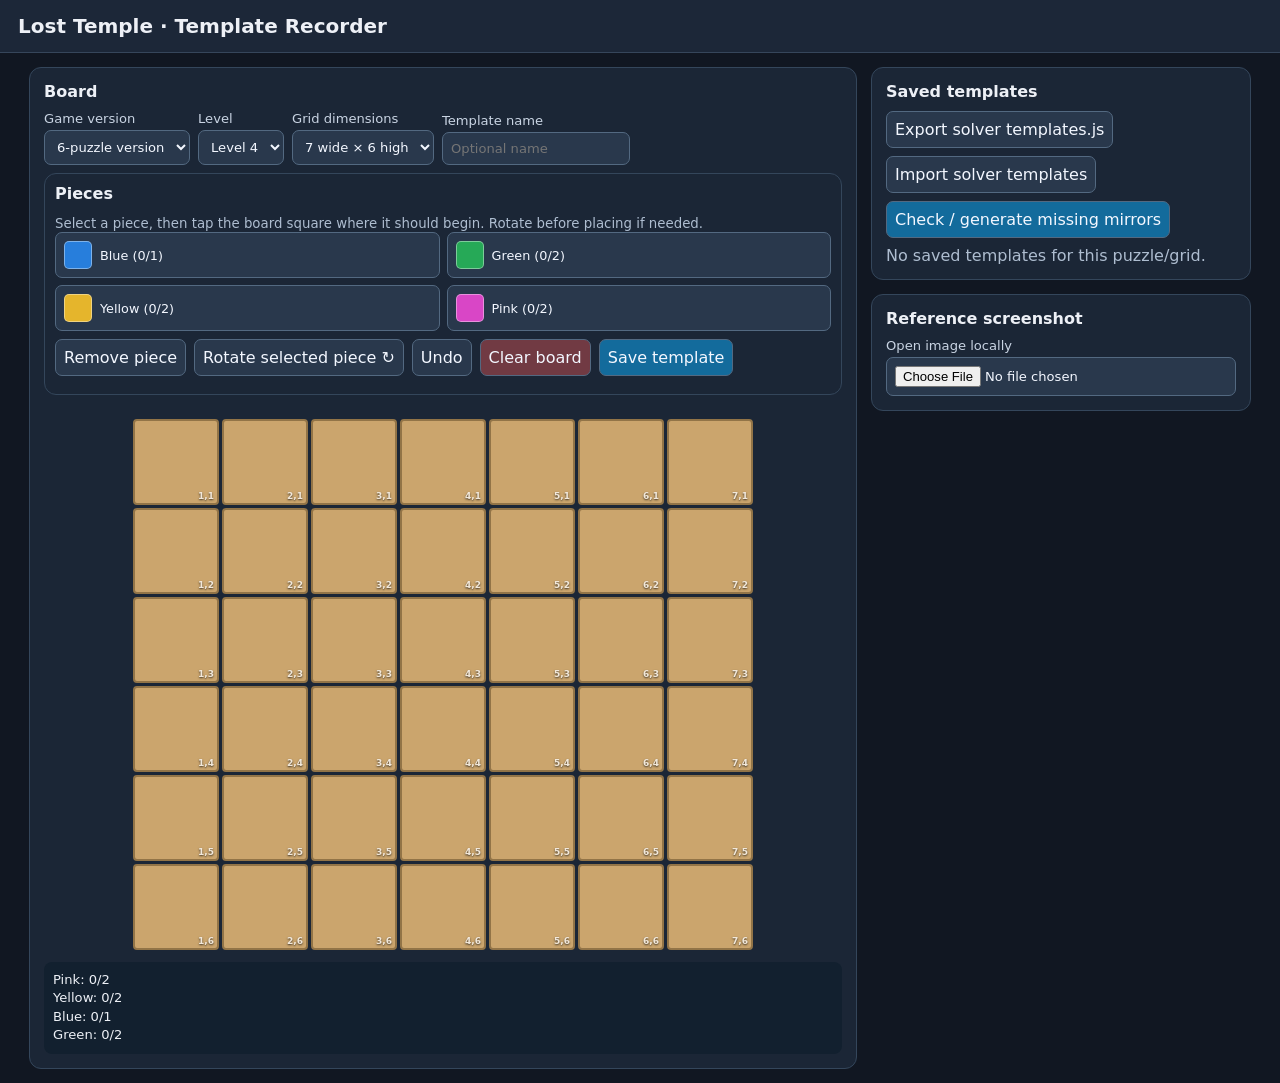
<file: lost-temple/template-editor.html>
<!doctype html>
<html lang="en">
<head>
<meta charset="utf-8">
<meta name="viewport" content="width=device-width,initial-scale=1">
<title>Lost Temple — Template Recorder</title>
<style>
:root{font-family:system-ui,-apple-system,Segoe UI,sans-serif;color:#edf0f6;background:#111722}
*{box-sizing:border-box}body{margin:0}
header{background:#1c2738;border-bottom:1px solid #36465b;padding:14px 18px}
h1{font-size:1.25rem;margin:0}h2{font-size:1rem;margin:0 0 10px}
small,.muted{color:#aebdd0}
main{max-width:1250px;margin:auto;padding:14px;display:grid;grid-template-columns:minmax(300px,1fr) minmax(280px,380px);gap:14px}
.panel{background:#1b2636;border:1px solid #34465b;border-radius:12px;padding:14px;min-width:0}
.controls{display:flex;flex-wrap:wrap;gap:8px;align-items:end;margin:8px 0}
label{font-size:.82rem;color:#c9d4e3;display:grid;gap:4px}
select,input,button{background:#29384c;color:#f3f7ff;border:1px solid #536981;border-radius:7px;padding:8px;font:inherit}
button{cursor:pointer}button:hover:not(:disabled){background:#38516d}
button:disabled{opacity:.38;cursor:not-allowed}button.active{outline:2px solid #6acbff;background:#345779}
button.primary{background:#136b9c}button.danger{background:#713a43}
.gridwrap{overflow:auto;padding:4px}.board{--cols:4;display:grid;grid-template-columns:repeat(var(--cols),minmax(0,1fr));gap:3px;max-width:620px;margin:8px auto}
.cell{aspect-ratio:1;min-width:0;padding:0;position:relative;border:2px solid #927447;background:#cba56d;border-radius:4px;color:#fff;display:grid;place-items:center;font-size:clamp(10px,1.7vw,17px);font-weight:700;text-shadow:0 1px 2px #111}
.cell.placed{border-color:#f4f5ff}.cell.selected{outline:3px solid #70d7ff;z-index:2}
.cell .coord{position:absolute;bottom:2px;right:3px;font-size:9px;opacity:.75}
.palette{display:grid;grid-template-columns:repeat(2,minmax(0,1fr));gap:7px}
.piece{display:flex;gap:8px;align-items:center;text-align:left;font-size:.8rem;min-width:0}
.swatch{width:28px;height:28px;flex:none;border-radius:5px;border:1px solid #ffffff66}
.status{padding:9px;border-radius:8px;background:#12202f;white-space:pre-wrap;line-height:1.4;font-size:.82rem}
.status.error{background:#482b35;color:#ffced4}.status.good{background:#1a453a;color:#b9ffe0}
#screenshot{max-width:100%;max-height:380px;object-fit:contain;display:none;margin:8px auto;border:1px solid #536981}
#saved{max-height:210px;overflow:auto}#saved button{width:100%;text-align:left;margin:3px 0}
@media(max-width:800px){main{grid-template-columns:1fr}.board{max-width:520px}.cell{font-size:13px}}
</style>
</head>
<body>
<header><h1>Lost Temple · Template Recorder</h1></header>

<main>
<section class="panel">
  <h2>Board</h2>

  <div class="controls">
    <label>Game version
      <select id="version">
        <option value="5">5-puzzle version</option>
        <option value="6">6-puzzle version</option>
      </select>
    </label>
    <label>Level<select id="level"></select></label>
    <label id="dimensionsLabel" style="display:none">Grid dimensions
      <select id="dimensions">
        <option value="7x6">7 wide × 6 high</option>
        <option value="7x8">7 wide × 8 high</option>
      </select>
    </label>
    <label>Template name<input id="name" maxlength="100" placeholder="Optional name"></label>
  </div>

  <div class="panel" style="margin:0 0 12px 0;padding:10px">
    <h2>Pieces</h2>
    <small>Select a piece, then tap the board square where it should begin. Rotate before placing if needed.</small>
    <div id="palette" class="palette"></div>
    <div class="controls">
      <button id="erase">Remove piece</button>
      <button id="rotate">Rotate selected piece ↻</button>
      <button id="undo">Undo</button>
      <button id="clear" class="danger">Clear board</button>
      <button id="save" class="primary">Save template</button>
    </div>
  </div>

  <div class="gridwrap"><div id="board" class="board" aria-label="Template grid"></div></div>
  <div id="status" class="status"></div>
</section>

<aside>
  <section class="panel">
    <h2>Saved templates</h2>
    <div class="controls">
      <button id="export">Export solver templates.js</button>
      <button id="import">Import solver templates</button>
      <button id="auditSymmetries" class="primary">Check / generate missing mirrors</button>
    </div>
    <input type="file" id="jsonfile" accept=".json,.js,.txt,application/json,text/javascript,text/plain" hidden>
    <div id="saved"></div>
  </section>

  <section class="panel" style="margin-top:14px">
    <h2>Reference screenshot</h2>
    <label>Open image locally<input id="photo" type="file" accept="image/*"></label>
    <img id="screenshot" alt="Local reference screenshot">
  </section>
</aside>
</main>

<script>
"use strict";

const TYPES={
  "Blue":{w:2,h:1,color:"#277edc"},
  "Green":{w:3,h:1,color:"#26a957"},
  "Yellow":{w:2,h:2,color:"#e5b52c"},
  "Pink":{w:3,h:2,color:"#D946C6"},
  "Purple":{w:3,h:3,color:"#883ed1"},
  "Light Blue":{w:1,h:1,color:"#68d5ec"},
  "Orange":{w:5,h:1,color:"linear-gradient(90deg,#f59e0b,#f97316)"},
  "Red":{w:4,h:2,color:"#d74b46"},
  "Blue/Red":{w:4,h:4,color:"linear-gradient(135deg,#277edc 0 50%,#d74b46 50% 100%)"}
};

const CONFIG={
  "5":{
    1:{cols:4,rows:4,pieces:{Blue:2,Green:1,Yellow:1}},
    2:{cols:5,rows:5,pieces:{Blue:2,Green:2,Pink:1}},
    3:{cols:6,rows:6,pieces:{Pink:2,Yellow:2,Blue:1,"Light Blue":1}},
    4:{cols:7,rows:6,pieces:{Pink:2,Yellow:2,Blue:1,Green:2}},
    5:{cols:8,rows:8,pieces:{Green:2,Blue:2,Orange:2,Red:1,"Blue/Red":1}}
  },
  "6":{
    1:{cols:4,rows:4,pieces:{Blue:2,Green:1,Yellow:1}},
    2:{cols:5,rows:5,pieces:{Blue:2,Green:2,Pink:1}},
    3:{cols:6,rows:6,pieces:{Pink:2,Yellow:2,Blue:1,"Light Blue":1}},
    4:{cols:7,rows:6,pieces:{Pink:2,Yellow:2,Blue:1,Green:2}},
    5:{cols:8,rows:8,pieces:{Purple:2,Yellow:2,Green:2,Blue:1}},
    6:{cols:8,rows:8,pieces:{Purple:2,Yellow:2,Green:2,Blue:1}}
  }
};

const LEGACY_TYPE_MAP={
  blue:"Blue",green:"Green",yellow:"Yellow",purpleLight:"Pink",
  "Light purple":"Pink",pink:"Pink",purple:"Purple",cyan:"Light Blue",
  "Light blue":"Light Blue",lightBlue:"Light Blue",orange:"Orange",
  "Orange / yellow":"Orange",red:"Red",blueRed:"Blue/Red",
  "Blue / Red":"Blue/Red"
};

let library=[];
let state={version:"6",level:4,cols:7,rows:6,pieces:[],selectedId:null,history:[]};
let pendingType=null,pendingRotated=false;

const $=id=>document.getElementById(id);
const key=(version,level,cols,rows)=>`${version}|${level}|${cols}|${rows}`;

function config(){
  return CONFIG[state.version][state.level];
}
function dimensionsUI(){
  $("dimensionsLabel").style.display=(state.version==="6"&&state.level===4)?"grid":"none";
  if(state.version==="6"&&state.level===4){
    const [c,r]=$("dimensions").value.split("x").map(Number);
    state.cols=c;state.rows=r;
  }else{
    state.cols=config().cols;state.rows=config().rows;
  }
}
function count(type){
  return state.pieces.filter(p=>p.type===type).length;
}
function footprint(piece){
  const t=TYPES[piece.type];
  const w=piece.rotated?t.h:t.w;
  const h=piece.rotated?t.w:t.h;
  return {w,h};
}
function occupied(piece){
  const {w,h}=footprint(piece);
  const cells=[];
  for(let dy=0;dy<h;dy++)for(let dx=0;dx<w;dx++)cells.push({x:piece.x+dx,y:piece.y+dy});
  return cells;
}
function snapshot(){
  return JSON.parse(JSON.stringify(state.pieces));
}
function choose(type){
  const need=config().pieces[type]||0;
  if(count(type)>=need)return;
  if(pendingType===type){pendingType=null;pendingRotated=false;}
  else {pendingType=type;pendingRotated=false;state.selectedId=null;}
  render();
}
function canPlace(piece){
  const {w,h}=footprint(piece);
  if(piece.x<0||piece.y<0||piece.x+w>state.cols||piece.y+h>state.rows)return false;
  return !state.pieces.some(p=>occupied(p).some(a=>occupied(piece).some(b=>a.x===b.x&&a.y===b.y)));
}
function render(){
  $("board").style.setProperty("--cols",state.cols);
  $("board").innerHTML="";
  const byCell=new Map();
  for(const p of state.pieces){
    for(const c of occupied(p))byCell.set(`${c.x},${c.y}`,p);
  }
  for(let y=0;y<state.rows;y++)for(let x=0;x<state.cols;x++){
    const b=document.createElement("button");
    b.className="cell";
    const p=byCell.get(`${x},${y}`);
    if(p){
      b.classList.add("placed");
      if(p.id===state.selectedId)b.classList.add("selected");
      b.style.background=TYPES[p.type].color;
      b.textContent=p.type;
    }
    const coord=document.createElement("span");
    coord.className="coord";
    coord.textContent=`${x+1},${y+1}`;
    b.appendChild(coord);
    b.onclick=()=>clickCell(x,y);
    $("board").appendChild(b);
  }

  $("palette").innerHTML="";
  for(const [type,t] of Object.entries(TYPES)){
    const need=config().pieces[type]||0;
    if(!need)continue;
    const b=document.createElement("button");
    b.className="piece";
    b.disabled=count(type)>=need;
    if(pendingType===type)b.classList.add("active");
    b.innerHTML=`<span class="swatch" style="background:${t.color}"></span><span>${type} (${count(type)}/${need})</span>`;
    b.onclick=()=>choose(type);
    $("palette").appendChild(b);
  }
  renderSaved();
  validate();
  if(pendingType)setStatus(`Selected ${pendingType}${pendingRotated?" (rotated)":""}. Tap an empty board square to place it.`);
}
function clickCell(x,y){
  const p=state.pieces.find(p=>occupied(p).some(c=>c.x===x&&c.y===y));
  if(p){
    pendingType=null;pendingRotated=false;
    state.selectedId=p.id;
    render();
    return;
  }
  if(pendingType){
    const type=pendingType;
    if(count(type)>=(config().pieces[type]||0)){
      pendingType=null;pendingRotated=false;render();return;
    }
    const piece={id:crypto.randomUUID(),type,x,y,rotated:pendingRotated};
    if(!canPlace(piece)){
      setStatus("That piece does not fit here. Select another empty tile or rotate the piece.","error");
      return;
    }
    saveHistory();
    state.pieces.push(piece);
    state.selectedId=piece.id;
    pendingType=null;pendingRotated=false;
    render();
    return;
  }
  state.selectedId=null;
  render();
}
function validate(){
  const need=config().pieces;
  const messages=[];
  for(const [type,n] of Object.entries(need)){
    const got=count(type);
    if(got!==n)messages.push(`${type}: ${got}/${n}`);
  }
  const all=Object.values(need).reduce((a,b)=>a+b,0);
  if(state.pieces.length===all&&!messages.length){
    $("status").className="status good";
    $("status").textContent="Board is complete and ready to save.";
  }else{
    $("status").className="status";
    $("status").textContent=messages.length?messages.join("\n"):"Board incomplete.";
  }
}
function setStatus(text,kind=""){
  $("status").className="status"+(kind?" "+kind:"");
  $("status").textContent=text;
}
function saveHistory(){
  state.history.push(snapshot());
  if(state.history.length>100)state.history.shift();
}
function undo(){
  pendingType=null;pendingRotated=false;
  if(!state.history.length){render();return;}
  state.pieces=state.history.pop();
  state.selectedId=null;
  render();
}
function clearBoard(){
  pendingType=null;pendingRotated=false;
  if(!state.pieces.length){render();return;}
  saveHistory();
  state.pieces=[];
  state.selectedId=null;
  render();
}
function rotateSelected(){
  if(pendingType){pendingRotated=!pendingRotated;render();return;}
  const p=state.pieces.find(p=>p.id===state.selectedId);
  if(!p)return;
  saveHistory();
  const old=occupied(p);
  const next=!p.rotated;
  const t=TYPES[p.type];
  const w=next?t.h:t.w,h=next?t.w:t.h;
  let nx=p.x,ny=p.y;
  if(nx+w>state.cols)nx=state.cols-w;
  if(ny+h>state.rows)ny=state.rows-h;
  const test={...p,x:nx,y:ny,rotated:next};
  const blocked=occupied(test).some(a=>state.pieces.some(q=>q.id!==p.id&&occupied(q).some(b=>a.x===b.x&&a.y===b.y)));
  if(blocked){
    state.history.pop();
    setStatus("The rotated piece would overlap another piece.","error");
    return;
  }
  p.x=nx;p.y=ny;p.rotated=next;
  render();
}
function removeSelected(){
  if(!state.selectedId)return;
  saveHistory();
  state.pieces=state.pieces.filter(p=>p.id!==state.selectedId);
  state.selectedId=null;
  render();
}
function transformCell(x,y,cols,rows,t){
  switch(t){
    case 0:return [x,y];
    case 1:return [cols-1-x,y];
    case 2:return [x,rows-1-y];
    case 3:return [cols-1-x,rows-1-y];
    case 4:return [rows-1-y,x];
    case 5:return [y,cols-1-x];
    case 6:return [y, x];
    case 7:return [rows-1-y,cols-1-x];
  }
}
function transformPieces(pieces,cols,rows,t){
  return pieces.map(p=>{
    const cells=occupied(p).map(c=>{
      const [x,y]=transformCell(c.x,c.y,cols,rows,t);
      return {x,y};
    });
    const minX=Math.min(...cells.map(c=>c.x)),minY=Math.min(...cells.map(c=>c.y));
    const maxX=Math.max(...cells.map(c=>c.x)),maxY=Math.max(...cells.map(c=>c.y));
    const base=TYPES[p.type],w=maxX-minX+1,h=maxY-minY+1;
    const rotated=base.w===base.h?false:(w===base.h&&h===base.w);
    return {type:p.type,x:minX,y:minY,rotated};
  });
}
function exactSignature(template){
  return `${template.version}|${template.level}|${template.cols}x${template.rows}|`+
    template.pieces.map(p=>`${p.type}@${p.x},${p.y},${TYPES[p.type].w===TYPES[p.type].h?0:(p.rotated?1:0)}`).sort().join(';');
}
function signature(template){
  const transforms=template.cols===template.rows?[0,1,2,3,4,5,6,7]:[0,1,2,3];
  return transforms.map(t=>exactSignature({...template,pieces:transformPieces(template.pieces,template.cols,template.rows,t)})).sort()[0];
}
function familyIdFor(template){return signature(template);}
function makeTemplate(){
  return {
    id:crypto.randomUUID(),
    name:$("name").value.trim()||`Template ${library.length+1}`,
    version:state.version,
    level:state.level,
    cols:state.cols,
    rows:state.rows,
    pieces:state.pieces.map(p=>({type:p.type,x:p.x,y:p.y,rotated:!!p.rotated})),
    recordedAt:new Date().toISOString(),
    familyId:"",
    transformation:"identity"
  };
}
function normalizeType(type){
  if(TYPES[type])return type;
  return LEGACY_TYPE_MAP[type]||LEGACY_TYPE_MAP[String(type).trim()]||null;
}
function normalizeTemplate(raw){
  if(!raw||typeof raw!=="object"||!Array.isArray(raw.pieces))return null;
  const version=String(raw.version||"6");
  const level=Number(raw.level);
  const cols=Number(raw.cols),rows=Number(raw.rows);
  if(!CONFIG[version]||!CONFIG[version][level]||!Number.isInteger(cols)||!Number.isInteger(rows))return null;
  const pieces=[];
  for(const p of raw.pieces){
    const type=normalizeType(p.type);
    if(!type||!Number.isInteger(Number(p.x))||!Number.isInteger(Number(p.y)))return null;
    pieces.push({
      type,x:Number(p.x),y:Number(p.y),rotated:!!p.rotated
    });
  }
  const out={
    id:raw.id||crypto.randomUUID(),
    name:raw.name||"Unnamed template",
    version,
    level,
    cols,
    rows,
    pieces,
    recordedAt:raw.recordedAt||new Date().toISOString(),
    familyId:"",
    transformation:raw.transformation||"identity"
  };
  out.familyId=familyIdFor(out);
  return out;
}
function storage(){
  localStorage.setItem("lt_verified_templates_v1",JSON.stringify(library));
}
function renderSaved(){
  const wrap=$("saved");
  wrap.innerHTML="";
  const current=library.filter(t=>t.version===state.version&&Number(t.level)===Number(state.level)&&t.cols===state.cols&&t.rows===state.rows);
  if(!current.length){
    wrap.innerHTML='<div class="muted">No saved templates for this puzzle/grid.</div>';
    return;
  }
  current.forEach(t=>{
    const b=document.createElement("button");
    b.textContent=`${t.name} · ${t.id}`;
    b.onclick=()=>loadTemplate(t);
    wrap.appendChild(b);
  });
}
function loadTemplate(t){
  pendingType=null;pendingRotated=false;
  state.version=String(t.version);
  state.level=Number(t.level);
  $("version").value=state.version;
  levels();
  $("level").value=String(state.level);
  if(state.version==="6"&&state.level===4){
    $("dimensions").value=`${t.cols}x${t.rows}`;
  }
  dimensionsUI();
  state.pieces=t.pieces.map(p=>({...p,id:crypto.randomUUID()}));
  state.selectedId=null;
  state.history=[];
  $("name").value=t.name||"";
  render();
}
function levels(){
  const sel=$("level");
  sel.innerHTML="";
  Object.keys(CONFIG[state.version]).forEach(n=>{
    const o=document.createElement("option");
    o.value=n;o.textContent=`Level ${n}`;
    sel.appendChild(o);
  });
  if(!CONFIG[state.version][state.level])state.level=Number(Object.keys(CONFIG[state.version])[0]);
  sel.value=String(state.level);
}
function reset(){
  pendingType=null;pendingRotated=false;
  dimensionsUI();
  state.pieces=[];
  state.selectedId=null;
  state.history=[];
  $("name").value="";
  render();
}
function migrateLibrary(){
  const raw=localStorage.getItem("lt_verified_templates_v1");
  if(!raw)return;
  const backupKey="lt_verified_templates_v1_backup_original";
  if(!localStorage.getItem(backupKey)){
    localStorage.setItem(backupKey,raw);
  }

  let parsed;
  try{parsed=JSON.parse(raw)}catch{
    setStatus("Existing library could not be parsed. Original data was preserved in backup.","error");
    return;
  }
  if(!Array.isArray(parsed))return;

  const active=[];
  const seen=new Set();
  let normalized=0,duplicates=0,invalid=0;

  for(const rawTemplate of parsed){
    const t=normalizeTemplate(rawTemplate);
    if(!t){invalid++;continue;}
    if(JSON.stringify(t)!==JSON.stringify(rawTemplate))normalized++;
    const sig=exactSignature(t);
    if(seen.has(sig)){
      duplicates++;
      continue;
    }
    seen.add(sig);
    active.push(t);
  }

  library=active;
  storage();

  if(normalized||duplicates||invalid){
    const parts=[];
    if(normalized)parts.push(`${normalized} normalized`);
    if(duplicates)parts.push(`${duplicates} symmetry duplicates removed`);
    if(invalid)parts.push(`${invalid} invalid record(s) skipped`);
    setStatus(`Library migration complete: ${parts.join(", ")}. Original library preserved in backup.`,"good");
  }
}
// Reconcile every existing family, including older libraries that contain only one orientation.
// This is additive: existing records are never deleted or overwritten.
function auditAllSymmetries(){
  const original=library.slice();
  const existing=new Set(original.map(exactSignature));
  const families=new Map();
  let invalid=0;
  for(const t of original){
    try{
      if(!t || !Array.isArray(t.pieces) || !t.pieces.length ||
         !t.pieces.every(p=>TYPES[p.type] && Number.isInteger(p.x) && Number.isInteger(p.y))){invalid++;continue;}
      const used=new Set();
      let valid=true;
      for(const p of t.pieces)for(const c of occupied(p)){
        const k=c.x+','+c.y;
        if(c.x<0||c.y<0||c.x>=t.cols||c.y>=t.rows||used.has(k))valid=false;
        used.add(k);
      }
      if(!valid){invalid++;continue;}
      const family=signature(t);
      if(!families.has(family))families.set(family,t);
    }catch(e){invalid++;}
  }
  const labels=['Original','Mirror left/right','Mirror top/bottom','Rotate 180°',
    'Rotate 90° clockwise','Rotate 90° counterclockwise','Mirror diagonal','Mirror anti-diagonal'];
  const additions=[];
  let alreadyPresent=0;
  for(const [family,representative] of families){
    const transforms=representative.cols===representative.rows?[0,1,2,3,4,5,6,7]:[0,1,2,3];
    const baseName=String(representative.name||'Template').replace(/ — (Original|Mirror .*|Rotate .*|identity)$/i,'');
    for(const transform of transforms){
      const candidate={...representative,
        id:crypto.randomUUID(),
        name:baseName+' — '+labels[transform],
        pieces:transformPieces(representative.pieces,representative.cols,representative.rows,transform),
        familyId:family,
        transformation:labels[transform]};
      const exact=exactSignature(candidate);
      if(existing.has(exact)){alreadyPresent++;continue;}
      existing.add(exact);
      additions.push(candidate);
    }
  }
  // Keep a recoverable pre-audit snapshot, including when this is run more than once.
  // Store the snapshot before touching the active library. Do not mutate on storage failure.
  try{
    const backupKey='lt_verified_templates_v1_before_symmetry_audit_'+Date.now();
    localStorage.setItem(backupKey,JSON.stringify(original));
    if(additions.length){
      localStorage.setItem('lt_verified_templates_v1',JSON.stringify(original.concat(additions)));
      library=original.concat(additions);
    }
  }catch(e){
    setStatus('Symmetry audit stopped: unable to save a backup or updated library ('+e.message+'). Existing templates were not changed.','error');
    return;
  }
  render();
  setStatus('Symmetry check complete: '+families.size+' families checked; '+
    additions.length+' missing orientation(s) added; '+alreadyPresent+
    ' existing/equivalent variation(s) skipped'+
    (invalid?'; '+invalid+' invalid record(s) left unchanged':'')+
    '. Original library backed up locally. Export templates.js to update the solver.', 'good');
}

function saveTemplate(){
  const need=config().pieces;
  for(const [type,n] of Object.entries(need)){
    if(count(type)!==n){setStatus("Complete every required piece before saving.","error");return;}
  }
  const original=makeTemplate();
  const family=familyIdFor(original);
  const transforms=original.cols===original.rows?[0,1,2,3,4,5,6,7]:[0,1,2,3];
  const names=['Original','Mirror left/right','Mirror top/bottom','Rotate 180°',
    'Rotate 90° clockwise','Rotate 90° counterclockwise','Mirror diagonal','Mirror anti-diagonal'];
  const seen=new Set(library.map(exactSignature));
  const existingFamilies=new Set(library.map(signature));
  if(existingFamilies.has(family)){
    setStatus('This layout family already exists. No duplicate orientations were saved.','error');
    return;
  }
  let added=0,duplicates=0;
  for(const t of transforms){
    const variant={...original,id:crypto.randomUUID(),
      name:`${original.name} — ${names[t]}`,
      pieces:transformPieces(original.pieces,original.cols,original.rows,t),
      familyId:family,transformation:names[t]};
    const sig=exactSignature(variant);
    if(seen.has(sig)){duplicates++;continue;}
    seen.add(sig);library.push(variant);added++;
  }
  if(!added){setStatus('No new orientations to save.','error');return;}
  storage();
  $('name').value='';
  render();
  setStatus(`Saved ${original.name}: ${added} unique orientation(s); ${duplicates} duplicate variation(s) skipped.`, 'good');
}
$("version").onchange=()=>{
  state.version=$("version").value;
  state.level=Number(Object.keys(CONFIG[state.version])[0]);
  levels();reset();
};
$("level").onchange=()=>{
  state.level=Number($("level").value);
  reset();
};
$("dimensions").onchange=()=>{dimensionsUI();reset()};
$("erase").onclick=removeSelected;
$("rotate").onclick=rotateSelected;
$("undo").onclick=undo;
$("clear").onclick=clearBoard;
$("save").onclick=saveTemplate;

$("export").onclick=()=>{
  const source="window.LT_TEMPLATES = "+JSON.stringify(library,null,2)+";\n";
  const blob=new Blob([source],{type:"text/javascript;charset=utf-8"});
  const a=document.createElement("a");
  a.href=URL.createObjectURL(blob);
  a.download="templates.js";
  a.click();
  URL.revokeObjectURL(a.href);
};
$("import").onclick=()=>$("jsonfile").click();
$("auditSymmetries").onclick=auditAllSymmetries;
$("jsonfile").onchange=async e=>{
  const file=e.target.files[0];
  if(!file)return;
  try{
    const text=await file.text();
    let data=text.trim();
    const match=data.match(/window\.LT_TEMPLATES\s*=\s*(\[[\s\S]*\])\s*;?\s*$/);
    if(match)data=match[1];
    let parsed=JSON.parse(data);
    if(parsed&&Array.isArray(parsed.templates))parsed=parsed.templates;
    if(!Array.isArray(parsed))throw new Error("Expected an array of templates.");

    const seen=new Set(library.map(exactSignature));
    let added=0,duplicates=0,invalid=0;
    for(const raw of parsed){
      const t=normalizeTemplate(raw);
      if(!t){invalid++;continue;}
      const sig=exactSignature(t);
      if(seen.has(sig)){duplicates++;continue;}
      seen.add(sig);
      library.push(t);
      added++;
    }
    storage();
    render();
    setStatus(`Imported ${added} unique template(s); ${duplicates} duplicate(s) skipped${invalid?`; ${invalid} invalid record(s) skipped`:""}.`,"good");
  }catch(err){
    setStatus(`Import failed: ${err.message}`,"error");
  }finally{
    e.target.value="";
  }
};
$("photo").onchange=e=>{
  const f=e.target.files[0];
  if(!f)return;
  $("screenshot").src=URL.createObjectURL(f);
  $("screenshot").style.display="block";
};

migrateLibrary();
levels();
$("version").value=state.version;
$("level").value=String(state.level);
reset();
</script>
</body>
</html>
</file>
<file: styles.css>
:root{
  --bg:#0b1020;
  --panel:#171b2e;
  --panel2:#1f2540;
  --line:#313857;
  --text:#eef2ff;
  --muted:#b8c2e3;
  --accent:#3152f0;
  --action:#2a3560;
  --bubble:#8fd3f7;
  --shaft:#98f44d;
  --empty:#ececef;
  --select:#f59e0b;
  --danger:#b91c1c;
  --success:#15803d;
}

*{box-sizing:border-box}

body{
  margin:0;
  background:var(--bg);
  color:var(--text);
  font-family:Arial, Helvetica, sans-serif;
}

.hidden{display:none !important;}

.page{
  max-width:860px;
  margin:0 auto;
  padding:12px 8px 24px;
  position:relative;
  z-index:1;
}

.app-shell.locked .page{
  filter:blur(8px);
  pointer-events:none;
  user-select:none;
}

.card{
  background:var(--panel);
  border:1px solid var(--line);
  border-radius:22px;
  padding:14px;
  box-shadow:0 10px 28px rgba(0,0,0,.24);
  margin-bottom:16px;
}

.hero{
  display:grid;
  justify-items:center;
  gap:8px;
  margin-bottom:10px;
}

.logo{
  display:block;
  width:100%;
  max-width:300px;
  height:auto;
  object-fit:contain;
}

.hero-title-wrap{
  display:flex;
  align-items:center;
  justify-content:center;
  gap:12px;
  flex-wrap:wrap;
  width:100%;
}

h1{
  margin:0;
  font-size:34px;
  line-height:1;
  font-weight:800;
  letter-spacing:-.4px;
  text-align:center;
}

.language-picker{
  display:flex;
  align-items:center;
  gap:8px;
  justify-content:center;
  flex-wrap:wrap;
  background:#10162d;
  border:1px solid #30406f;
  border-radius:999px;
  padding:8px 12px;
}

.language-picker label{
  font-size:13px;
  font-weight:700;
  color:#eef2ff;
  white-space:nowrap;
}

.language-picker select{
  border:none;
  outline:none;
  border-radius:10px;
  padding:6px 10px;
  background:var(--panel2);
  color:var(--text);
  font-size:13px;
  font-weight:700;
  border:1px solid #36406a;
  min-width:120px;
}

.top-meta{
  display:flex;
  gap:10px;
  justify-content:center;
  align-items:center;
  flex-wrap:wrap;
  margin-top:8px;
}

.user-badge{
  background:#10162d;
  border:1px solid #30406f;
  border-radius:999px;
  padding:8px 12px;
  font-size:13px;
  font-weight:700;
  color:#eef2ff;
  text-align:center;
}

.admin-badge{
  background:#1f3b19;
  border:1px solid #3b7a2f;
  color:#eaffea;
}

.controls-grid{
  display:grid;
  grid-template-columns:1fr 1fr;
  gap:10px;
  margin-top:8px;
}

.map-loader-grid{
  display:grid;
  grid-template-columns:1fr 1fr;
  gap:10px;
  margin-top:8px;
}

.compact-loader{
  display:flex;
  flex-direction:column;
  gap:10px;
}

.loader-row{
  display:flex;
  gap:10px;
  align-items:flex-end;
}

.loader-row .field{
  margin:0;
  min-width:0;
}

#eventTypeField{
  flex:0 0 34%;
}

#eventNameField{
  flex:1 1 66%;
}

#eventMineField{
  width:100%;
}

#eventChamberField{
  flex:1 1 auto;
}

.map-loader-actions{
  display:grid;
  grid-template-columns:1fr;
  gap:8px;
  margin-top:10px;
  max-width:240px;
}

.field label{
  display:block;
  font-size:14px;
  font-weight:700;
  margin-bottom:6px;
  color:var(--text);
  text-align:left;
}

.field input,
.field select{
  width:100%;
  border:none;
  outline:none;
  border-radius:14px;
  padding:10px 12px;
  background:var(--panel2);
  color:var(--text);
  font-size:14px;
  border:1px solid #36406a;
}

.section-title{
  margin:14px 0 8px;
  font-size:20px;
  font-weight:800;
  text-align:left;
}

.help{
  color:var(--muted);
  font-size:13px;
  line-height:1.45;
  text-align:left;
  margin-bottom:10px;
}

.btn-grid{
  display:grid;
  grid-template-columns:repeat(3, 1fr);
  gap:8px;
  margin-top:12px;
}

.tool-grid{
  display:grid;
  grid-template-columns:repeat(5, minmax(0, 1fr));
  gap:6px;
  margin-top:8px;
  width:100%;
}

button{
  border:none;
  border-radius:12px;
  padding:7px 6px;
  font-size:13px;
  font-weight:800;
  cursor:pointer;
  min-height:40px;
}

.btn-white{background:#fff;color:#111;}
.btn-black{background:#000;color:#fff;border:1px solid #444b66;}
.btn-bubble{background:var(--bubble);color:#111;}
.btn-shaft{background:var(--shaft);color:#111;}
.btn-action{background:var(--action);color:#fff;}
.btn-solve{background:var(--accent);color:#fff;}
.btn-danger{background:var(--danger);color:#fff;}
.btn-success{background:var(--success);color:#fff;}

#loadMapBtn{
  flex:0 0 160px;
  width:160px;
  min-height:42px;
  background:#facc15;
  color:#111827;
  border:1px solid #eab308;
}

#loadMapBtn:hover{
  background:#eab308;
}

.tool-active{
  box-shadow:
    inset 0 0 0 3px rgba(255,255,255,.22),
    0 0 0 2px rgba(143,211,247,.18);
}

.report{
  margin-top:12px;
  padding:12px 14px;
  background:#131a30;
  border:1px solid #2a355f;
  border-radius:16px;
  font-family:ui-monospace, SFMono-Regular, Menlo, Consolas, monospace;
  font-size:13px;
  white-space:pre-wrap;
  color:#f3f6ff;
}

/* Steel Showdown */
.steel-showdown-card{
  margin-top:-4px;
}

.steel-showdown-header{
  display:flex;
  align-items:center;
  justify-content:center;
  gap:12px;
  width:100%;
}

.steel-showdown-title{
  margin:0;
  text-align:center;
  font-size:20px;
  font-weight:800;
}

.steel-header-icon{
  width:24px;
  height:24px;
  object-fit:contain;
  flex:0 0 auto;
}

.steel-showdown-controls{
  display:grid;
  grid-template-columns:minmax(110px, 160px) 1fr;
  gap:10px;
  align-items:end;
  margin-top:6px;
}

.steel-showdown-controls .field{
  margin:0;
}

.steel-showdown-controls .field label{
  margin-bottom:6px;
}

.steel-calc-field{
  display:flex;
  flex-direction:column;
}

.steel-calc-btn{
  width:100%;
  min-height:46px;
  border-radius:14px;
  font-size:16px;
}

.steel-total-row{
  margin-top:12px;
  padding:12px 14px;
  background:#131a30;
  border:1px solid #2a355f;
  border-radius:16px;
  display:flex;
  align-items:center;
  gap:10px;
  flex-wrap:wrap;
}

.steel-gear-icon{
  width:24px;
  height:24px;
  object-fit:contain;
  flex:0 0 auto;
}

.steel-total-label{
  color:#f3f6ff;
  font-size:16px;
  font-weight:800;
}

.steel-inline-value{
  color:#f3f6ff;
  font-size:16px;
  font-weight:800;
}

.steel-total-value{
  color:#39ff5a;
  font-size:22px;
  font-weight:900;
}

/* Editable board */
.editor-card{
  position:relative;
}

.editor-meta-grid{
  display:grid;
  grid-template-columns:1fr 1fr;
  gap:10px;
  margin-top:4px;
  margin-bottom:10px;
}

.sticky-tools{
  position:sticky;
  top:8px;
  z-index:10;
  background:linear-gradient(180deg, rgba(23,27,46,1) 0%, rgba(23,27,46,1) 82%, rgba(23,27,46,0) 100%);
  padding-bottom:10px;
  border-radius:18px 18px 0 0;
}

.tool-grid-compact button{
  min-height:34px;
  padding:4px 4px;
  font-size:10px;
  border-radius:10px;
  line-height:1.1;
}

/* Painter/meta button colors */
.btn-object{
  color:#111;
  border:1px solid rgba(255,255,255,.18);
}

.painter-gems{
  background:#ef7b75;
  color:#111;
}

.painter-badges{
  background:#b688f2;
  color:#111;
}

.painter-emblems{
  background:linear-gradient(135deg, #df5b52 50%, #ecd24c 50%);
  color:#111;
}

.painter-keys{
  background:#ecd95d;
  color:#111;
}

.painter-essence{
  background:#96d9a2;
  color:#111;
}

.painter-stickers{
  background:#5cb7ae;
  color:#111;
}

.painter-wood{
  background:#cfb089;
  color:#111;
}

.painter-iron{
  background:#64c464;
  color:#111;
}

.painter-steel{
  background:#aeb4bf;
  color:#111;
}

.painter-silver{
  background:linear-gradient(135deg, #aeb4bf 50%, #73a2ea 50%);
  color:#111;
}

.painter-gold{
  background:linear-gradient(135deg, #68c86b 50%, #e6cb4e 50%);
  color:#111;
}

.grid-wrap{
  overflow:auto;
  padding:4px 0;
}

#grid{
  display:grid;
  gap:2px;
  max-width:560px;
  margin:0 auto;
  background:#0b1020;
}

.cell{
  min-height:40px;
  aspect-ratio:1/1;
  background:var(--empty);
  color:#111;
  display:flex;
  align-items:center;
  justify-content:center;
  text-align:center;
  font-size:14px;
  font-weight:800;
  user-select:none;
  -webkit-user-select:none;
  border:none;
  outline:none;
  border-radius:0;
  position:relative;
}

.cell.selected{
  box-shadow:inset 0 0 0 3px var(--select);
}

.cell.block{
  background:#000;
  color:#fff;
}

.cell.bubble{
  background:var(--bubble);
  color:#111;
}

.cell.shaft{
  background:var(--shaft);
  color:#111;
}

.cell input.cell-editor{
  width:100%;
  height:100%;
  border:none;
  outline:none;
  background:transparent;
  color:#111;
  text-align:center;
  font-size:14px;
  font-weight:800;
  padding:0;
  margin:0;
  appearance:none;
  -webkit-appearance:none;
}

.preview-wrap{
  overflow:auto;
  text-align:center;
}

canvas{
  background:#fff;
  border-radius:14px;
  max-width:100%;
  height:auto;
  display:block;
  margin:0 auto;
}

.overlay{
  position:fixed;
  inset:0;
  background:rgba(3, 7, 18, 0.78);
  display:none;
  align-items:center;
  justify-content:center;
  z-index:9999;
  padding:16px;
}

.overlay.show{
  display:flex;
}

.modal{
  width:min(560px, 100%);
  max-height:90vh;
  overflow:auto;
  background:#11182d;
  border:1px solid #31406d;
  border-radius:22px;
  padding:18px;
  box-shadow:0 20px 50px rgba(0,0,0,.45);
}

.modal-box{
  position:relative;
}

.modal-close{
  position:absolute;
  top:10px;
  right:10px;
  width:36px;
  height:36px;
  border:none;
  border-radius:999px;
  background:#2a3560;
  color:#fff;
  font-size:22px;
  font-weight:800;
  line-height:1;
  cursor:pointer;
  min-height:36px;
  padding:0;
}

.modal h2{
  margin:0 0 8px;
  font-size:24px;
  text-align:center;
}

.modal p{
  margin:0 0 14px;
  color:var(--muted);
  font-size:13px;
  line-height:1.4;
  text-align:center;
}

.modal-grid{
  display:grid;
  gap:10px;
}

.modal-actions{
  display:grid;
  grid-template-columns:1fr 1fr;
  gap:8px;
  margin-top:14px;
}

.status-text{
  margin-top:10px;
  font-size:13px;
  font-weight:700;
  text-align:center;
  min-height:18px;
}

.status-error{ color:#fca5a5; }
.status-ok{ color:#86efac; }

.tester-list{
  margin-top:14px;
  max-height:220px;
  overflow:auto;
  border:1px solid #33446f;
  border-radius:14px;
  padding:8px;
  background:#0f1528;
}

.tester-item{
  display:flex;
  justify-content:space-between;
  gap:10px;
  align-items:center;
  padding:8px 10px;
  border-bottom:1px solid #253356;
  font-size:13px;
}

.tester-item:last-child{
  border-bottom:none;
}

.tester-meta{
  display:grid;
  gap:2px;
}

.tester-name{
  font-weight:800;
  color:#eef2ff;
}

.tester-id{
  color:#b8c2e3;
  font-family:ui-monospace, SFMono-Regular, Menlo, Consolas, monospace;
}

.help-content .help-section{
  margin-top:14px;
  padding:12px;
  border:1px solid #2d3c66;
  border-radius:14px;
  background:#0f1528;
}

.help-content .help-section h3{
  margin:0 0 8px;
  font-size:16px;
  text-align:center;
}

.help-content .help-section p{
  margin:0 0 10px;
  text-align:left;
  color:#d8e0ff;
}

@media (max-width:700px){
  .page{ padding:10px 6px 18px; }
  h1{ font-size:30px; }
  .logo{ max-width:270px; }

  .hero-title-wrap{
    flex-direction:column;
    gap:10px;
  }

  .language-picker{
    width:100%;
    max-width:320px;
  }

  .language-picker select{
    min-width:110px;
    max-width:160px;
  }

  .controls-grid{ grid-template-columns:1fr 1fr; gap:8px; }
  .map-loader-grid{ grid-template-columns:1fr 1fr; gap:8px; }
  .field label{ font-size:13px; }
  .field input,.field select{ font-size:13px; padding:9px 10px; }
  .section-title{ font-size:18px; }
  .help{ font-size:12px; }
  .btn-grid,.tool-grid{ gap:6px; }
  button{ min-height:38px; font-size:12px; padding:6px 5px; }
  #grid{ max-width:100%; }
  .cell{ min-height:38px; font-size:13px; }
  .cell input.cell-editor{ font-size:13px; }
  .modal-actions{ grid-template-columns:1fr; }

  #loadMapBtn{
    flex:0 0 148px;
    width:148px;
  }

  .steel-showdown-controls{
    grid-template-columns:1fr 1fr;
  }

  .steel-total-label,
  .steel-inline-value{
    font-size:15px;
  }

  .steel-total-value{
    font-size:20px;
  }

  .tool-grid-compact button{
    min-height:33px;
    font-size:10px;
    padding:4px 3px;
  }
}

@media (max-width:520px){
  .controls-grid{ grid-template-columns:1fr 1fr; }
  .map-loader-grid{ grid-template-columns:1fr 1fr; }
  #eventTypeField{ flex:0 0 34%; }
  #eventNameField{ flex:1 1 66%; }
  #eventChamberField{ flex:1 1 auto; }

  #loadMapBtn{
    flex:0 0 140px;
    width:140px;
  }

  .language-picker{
    padding:8px 10px;
    gap:6px;
  }

  .language-picker label{
    font-size:12px;
  }

  .language-picker select{
    font-size:12px;
    padding:6px 8px;
  }

  .steel-showdown-controls{
    grid-template-columns:1fr;
  }

  .editor-meta-grid{
    grid-template-columns:1fr 1fr;
    gap:8px;
  }

  .tool-grid{
    grid-template-columns:repeat(5, minmax(0, 1fr));
    gap:5px;
  }

  .tool-grid-compact button{
    min-height:30px;
    padding:3px 2px;
    font-size:9px;
    border-radius:9px;
  }

  .steel-header-icon,
  .steel-gear-icon{
    width:22px;
    height:22px;
  }
}
</file>
